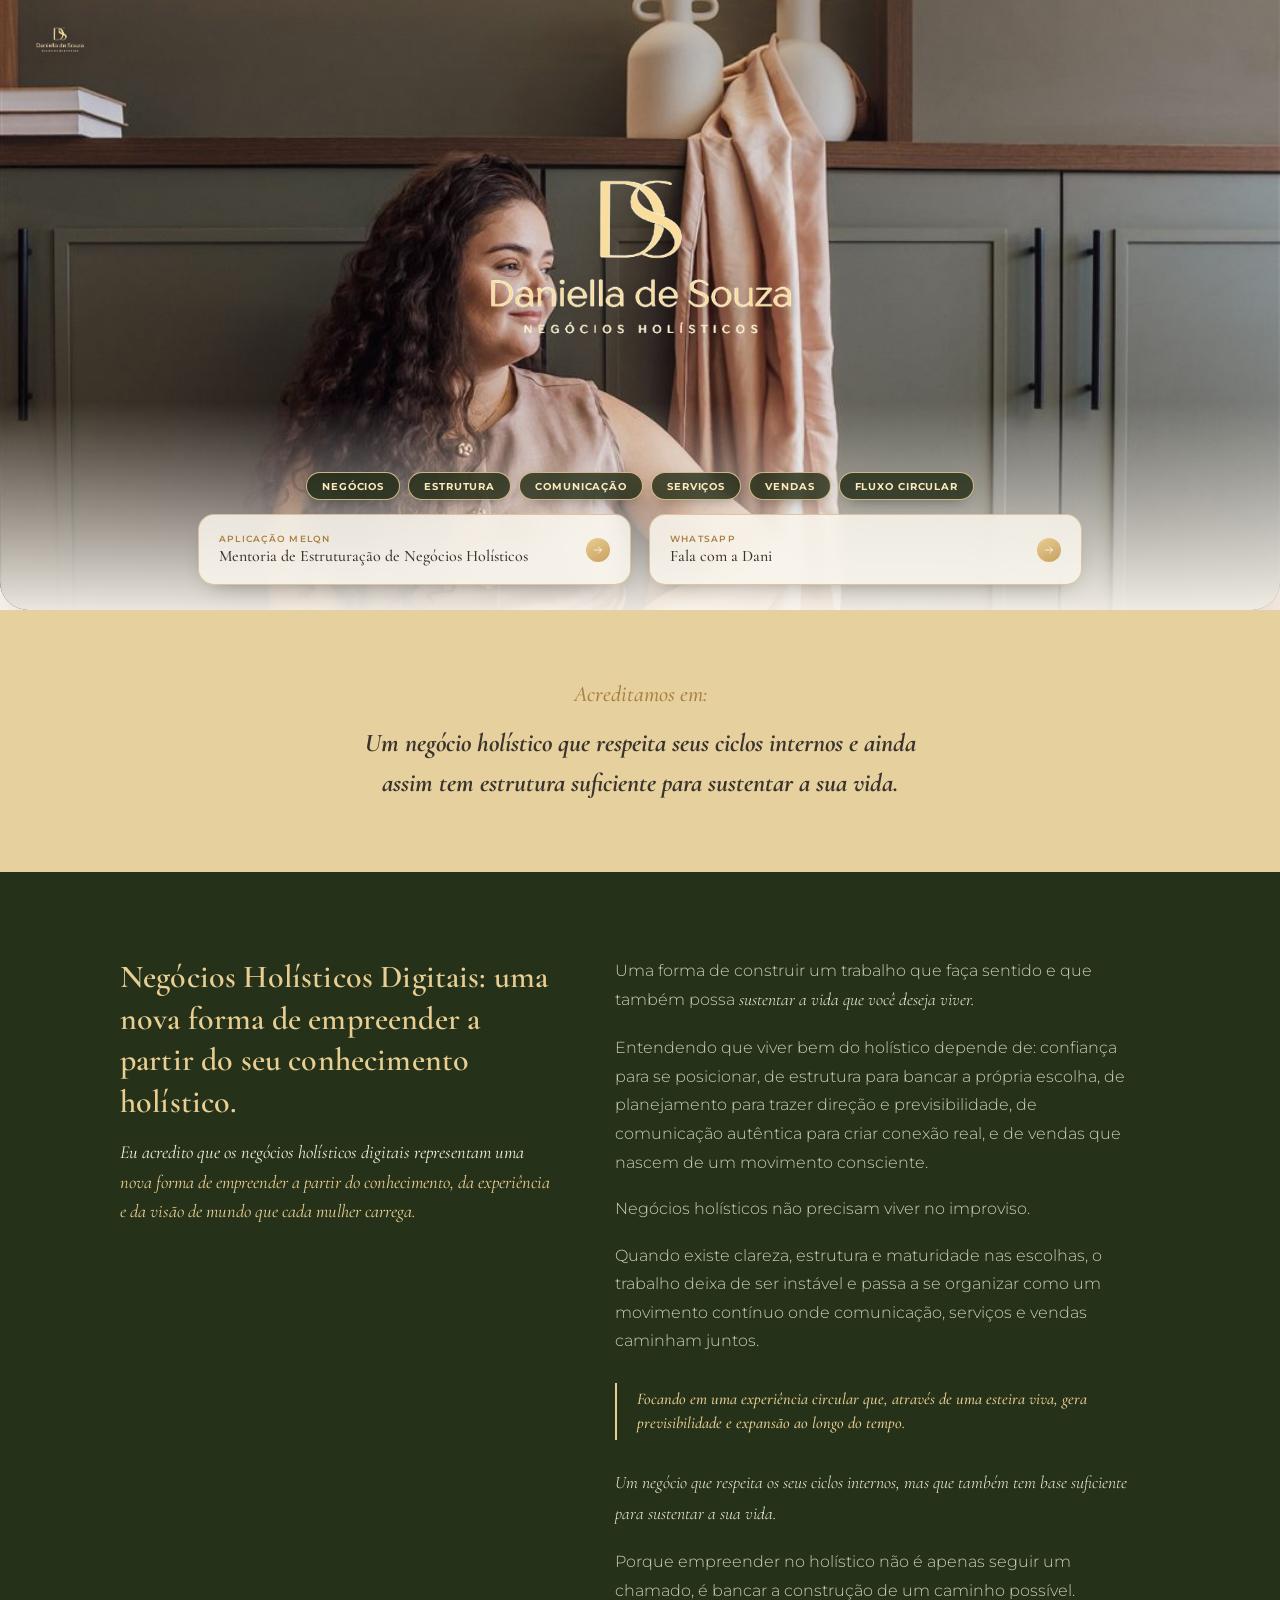
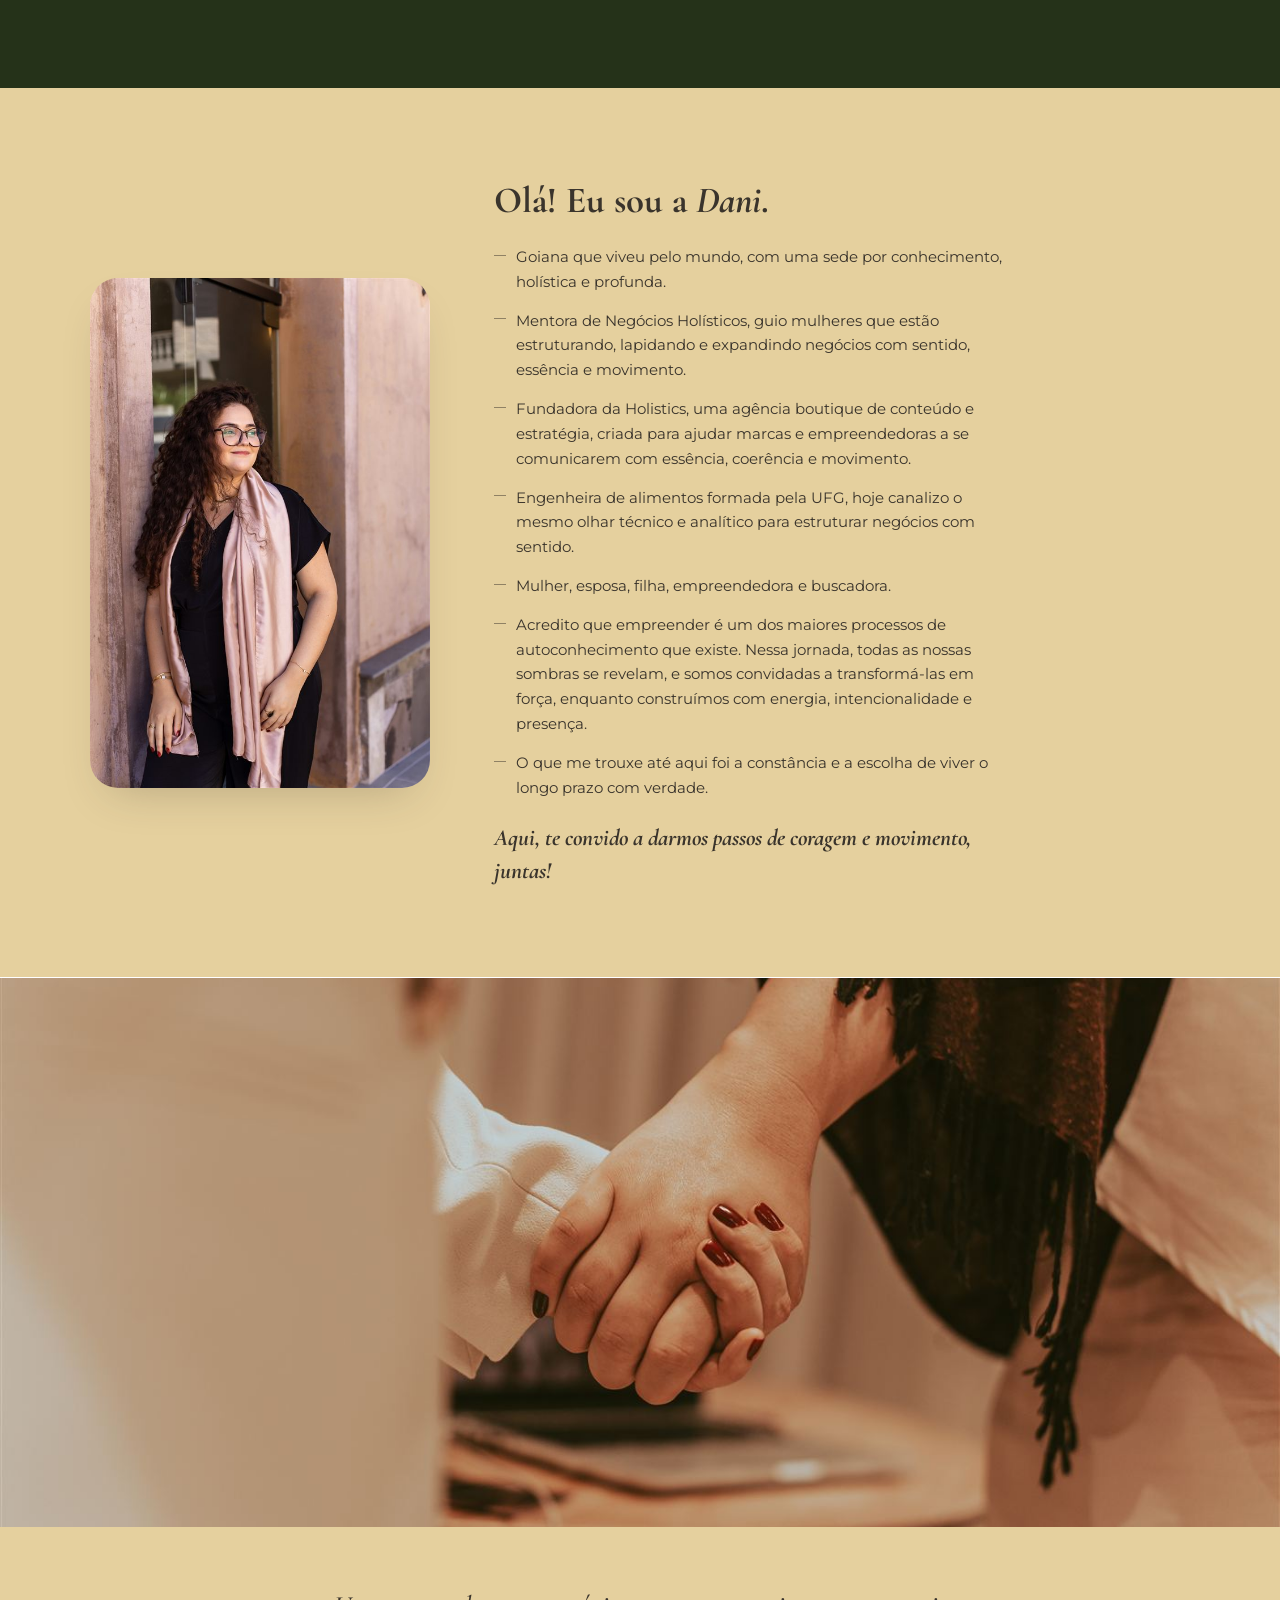
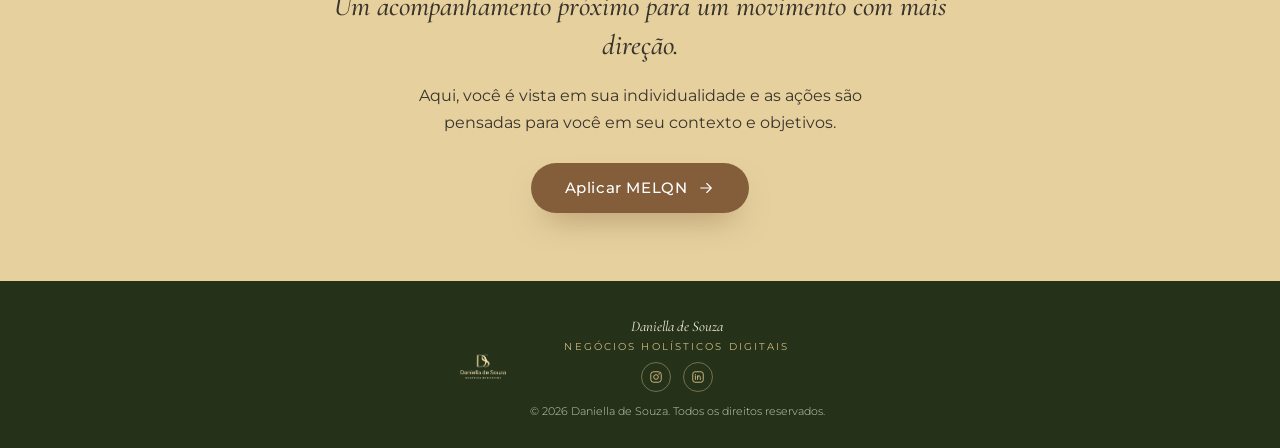
<file: index.html>
<!DOCTYPE html>
<html lang="pt-BR">
<head>
<meta charset="UTF-8">
<meta name="viewport" content="width=device-width, initial-scale=1, viewport-fit=cover">
<title>Daniella de Souza — Negócios Holísticos</title>
<meta name="description" content="Mentora de Negócios Holísticos. Um acompanhamento próximo para um movimento com mais direção.">

<meta property="og:title" content="Daniella de Souza — Negócios Holísticos">
<meta property="og:description" content="Um acompanhamento próximo para um movimento com mais direção.">
<meta property="og:image" content="assets/hero.jpg">
<meta property="og:type" content="profile">
<meta name="theme-color" content="#F5EFE4">

<link rel="icon" type="image/png" href="assets/logo.png">

<link rel="preconnect" href="https://fonts.googleapis.com">
<link rel="preconnect" href="https://fonts.gstatic.com" crossorigin>
<link href="https://fonts.googleapis.com/css2?family=Cormorant+Garamond:ital,wght@0,300;0,400;0,500;0,600;0,700;1,400;1,500;1,600;1,700&family=Montserrat:wght@300;400;500;600;700&display=swap" rel="stylesheet">

<link rel="stylesheet" href="css/style.css">
</head>
<body>

<div class="backdrop" aria-hidden="true"></div>

<img class="site-logo" src="assets/logo.png" alt="Daniella de Souza — Negócios Holísticos">

<main class="page">

  <!-- Bloco 1 — Capa -->
  <header class="hero reveal" data-reveal>
    <div class="hero__frame">
      <img class="hero__img" src="assets/hero.jpg" alt="Daniella de Souza" width="1067" height="1600">
      <div class="hero__overlay"></div>
      <img class="hero__logo" src="assets/logo.png" alt="Daniella de Souza — Negócios Holísticos">

      <div class="hero__overlay-content">
        <ul class="hero__keywords">
          <li>Negócios</li>
          <li>Estrutura</li>
          <li>Comunicação</li>
          <li>Serviços</li>
          <li>Vendas</li>
          <li>Fluxo circular</li>
        </ul>

        <nav class="links" aria-label="Links">
          <a class="link-card" href="https://form.respondi.app/4OefcduW" target="_blank" rel="noopener noreferrer">
            <span class="link-card__text">
              <span class="link-card__eyebrow">Aplicação MELQN</span>
              <span class="link-card__title">Mentoria de Estruturação de Negócios Holísticos</span>
            </span>
            <span class="link-card__arrow" aria-hidden="true">
              <svg viewBox="0 0 24 24" fill="none"><path d="M5 12h14M13 6l6 6-6 6" stroke="currentColor" stroke-width="1.5" stroke-linecap="round" stroke-linejoin="round"/></svg>
            </span>
          </a>

          <a class="link-card" href="https://wa.me/5562981904847" target="_blank" rel="noopener noreferrer">
            <span class="link-card__text">
              <span class="link-card__eyebrow">WhatsApp</span>
              <span class="link-card__title">Fala com a Dani</span>
            </span>
            <span class="link-card__arrow" aria-hidden="true">
              <svg viewBox="0 0 24 24" fill="none"><path d="M5 12h14M13 6l6 6-6 6" stroke="currentColor" stroke-width="1.5" stroke-linecap="round" stroke-linejoin="round"/></svg>
            </span>
          </a>
        </nav>
      </div>
    </div>
  </header>

  <!-- Bloco 2 — Identidade -->
  <section class="block-identity reveal" data-reveal>
    <h1 class="sr-only">Daniella de Souza — Negócios Holísticos</h1>
    <p class="block-identity__label">Acreditamos em:</p>
    <p class="block-identity__text">Um negócio holístico que respeita seus ciclos internos e ainda assim tem estrutura suficiente para sustentar a sua vida.</p>
  </section>

  <!-- Bloco 3 — Posicionamento -->
  <section class="position reveal" data-reveal>
    <div class="position__grid">
      <div class="position__col1">
        <h2 class="position__title">Negócios Holísticos Digitais: uma nova forma de empreender a partir do seu conhecimento holístico.</h2>
        <p class="position__lead">Eu acredito que os negócios holísticos digitais representam uma <em>nova forma de empreender a partir do conhecimento, da experiência e da visão de mundo que cada mulher carrega.</em></p>
      </div>

      <div class="position__body">
        <p>Uma forma de construir um trabalho que faça sentido e que também possa <em>sustentar a vida que você deseja viver.</em></p>

        <p>Entendendo que viver bem do holístico depende de: confiança para se posicionar, de estrutura para bancar a própria escolha, de planejamento para trazer direção e previsibilidade, de comunicação autêntica para criar conexão real, e de vendas que nascem de um movimento consciente.</p>

        <p>Negócios holísticos não precisam viver no improviso.</p>

        <p>Quando existe clareza, estrutura e maturidade nas escolhas, o trabalho deixa de ser instável e passa a se organizar como um movimento contínuo onde comunicação, serviços e vendas caminham juntos.</p>

        <blockquote class="position__highlight">Focando em uma experiência circular que, através de uma esteira viva, gera previsibilidade e expansão ao longo do tempo.</blockquote>

        <p><em>Um negócio que respeita os seus ciclos internos, mas que também tem base suficiente para sustentar a sua vida.</em></p>

        <p>Porque empreender no holístico não é apenas seguir um chamado, é bancar a construção de um caminho possível.</p>
      </div>
    </div>
  </section>

  <!-- Bloco 4 — Apresentação -->
  <section class="about reveal" data-reveal>
    <div class="about__inner">
      <div class="about__photo">
        <img src="assets/perfil.jpg" alt="Daniella de Souza" width="600" height="900" loading="lazy">
      </div>
      <div class="about__text">
        <h2 class="about__title">Olá! Eu sou a <em>Dani</em>.</h2>
        <ul class="about__list">
          <li>Goiana que viveu pelo mundo, com uma sede por conhecimento, holística e profunda.</li>
          <li>Mentora de Negócios Holísticos, guio mulheres que estão estruturando, lapidando e expandindo negócios com sentido, essência e movimento.</li>
          <li>Fundadora da Holistics, uma agência boutique de conteúdo e estratégia, criada para ajudar marcas e empreendedoras a se comunicarem com essência, coerência e movimento.</li>
          <li>Engenheira de alimentos formada pela UFG, hoje canalizo o mesmo olhar técnico e analítico para estruturar negócios com sentido.</li>
          <li>Mulher, esposa, filha, empreendedora e buscadora.</li>
          <li>Acredito que empreender é um dos maiores processos de autoconhecimento que existe. Nessa jornada, todas as nossas sombras se revelam, e somos convidadas a transformá-las em força, enquanto construímos com energia, intencionalidade e presença.</li>
          <li>O que me trouxe até aqui foi a constância e a escolha de viver o longo prazo com verdade.</li>
        </ul>
        <p class="about__closing">Aqui, te convido a darmos passos de coragem e movimento, juntas!</p>
      </div>
    </div>
  </section>

  <!-- Bloco 5 — CTA final -->
  <section class="final-cta reveal" data-reveal aria-label="Chamada final para ação">
    <div class="final-cta__photo">
      <img src="assets/final.jpg" alt="Um acompanhamento próximo, mãos dadas" width="1400" height="933" loading="lazy">
    </div>
    <div class="final-cta__content">
      <p class="final-cta__quote">Um acompanhamento próximo para um movimento com mais direção.</p>
      <p class="final-cta__text">Aqui, você é vista em sua individualidade e as ações são pensadas para você em seu contexto e objetivos.</p>
      <a class="cta-button" href="https://form.respondi.app/4OefcduW" target="_blank" rel="noopener noreferrer">
        <span>Aplicar MELQN</span>
        <svg viewBox="0 0 24 24" fill="none" aria-hidden="true"><path d="M5 12h14M13 6l6 6-6 6" stroke="currentColor" stroke-width="1.5" stroke-linecap="round" stroke-linejoin="round"/></svg>
      </a>
    </div>
  </section>

  <!-- Rodapé -->
  <footer class="footer reveal" data-reveal>
    <img class="footer__logo" src="assets/logo.png" alt="Daniella de Souza — Negócios Holísticos">

    <div class="footer__content">
      <p class="footer__brand">Daniella de Souza</p>
      <p class="footer__sub">Negócios Holísticos Digitais</p>

      <div class="footer__social">
        <a href="https://www.instagram.com/danielladesouzat/" target="_blank" rel="noopener noreferrer" aria-label="Instagram de Daniella de Souza">
          <svg viewBox="0 0 24 24" fill="none"><rect x="3" y="3" width="18" height="18" rx="5" stroke="currentColor" stroke-width="1.4"/><circle cx="12" cy="12" r="4" stroke="currentColor" stroke-width="1.4"/><circle cx="17.2" cy="6.8" r="1.1" fill="currentColor"/></svg>
        </a>
        <a href="https://www.linkedin.com/in/daniella-de-souzaa/" target="_blank" rel="noopener noreferrer" aria-label="LinkedIn de Daniella de Souza">
          <svg viewBox="0 0 24 24" fill="none"><rect x="3" y="3" width="18" height="18" rx="4" stroke="currentColor" stroke-width="1.4"/><path d="M7.5 10v6.2M7.5 7.6v.01M11.3 16.2V10M11.3 12.6c0-1.5 1-2.6 2.4-2.6 1.5 0 2.3 1 2.3 2.7v3.5" stroke="currentColor" stroke-width="1.4" stroke-linecap="round" stroke-linejoin="round"/></svg>
        </a>
      </div>

      <p class="footer__rights">© 2026 Daniella de Souza. Todos os direitos reservados.</p>
    </div>
  </footer>

</main>

<script src="js/script.js"></script>
</body>
</html>
</file>
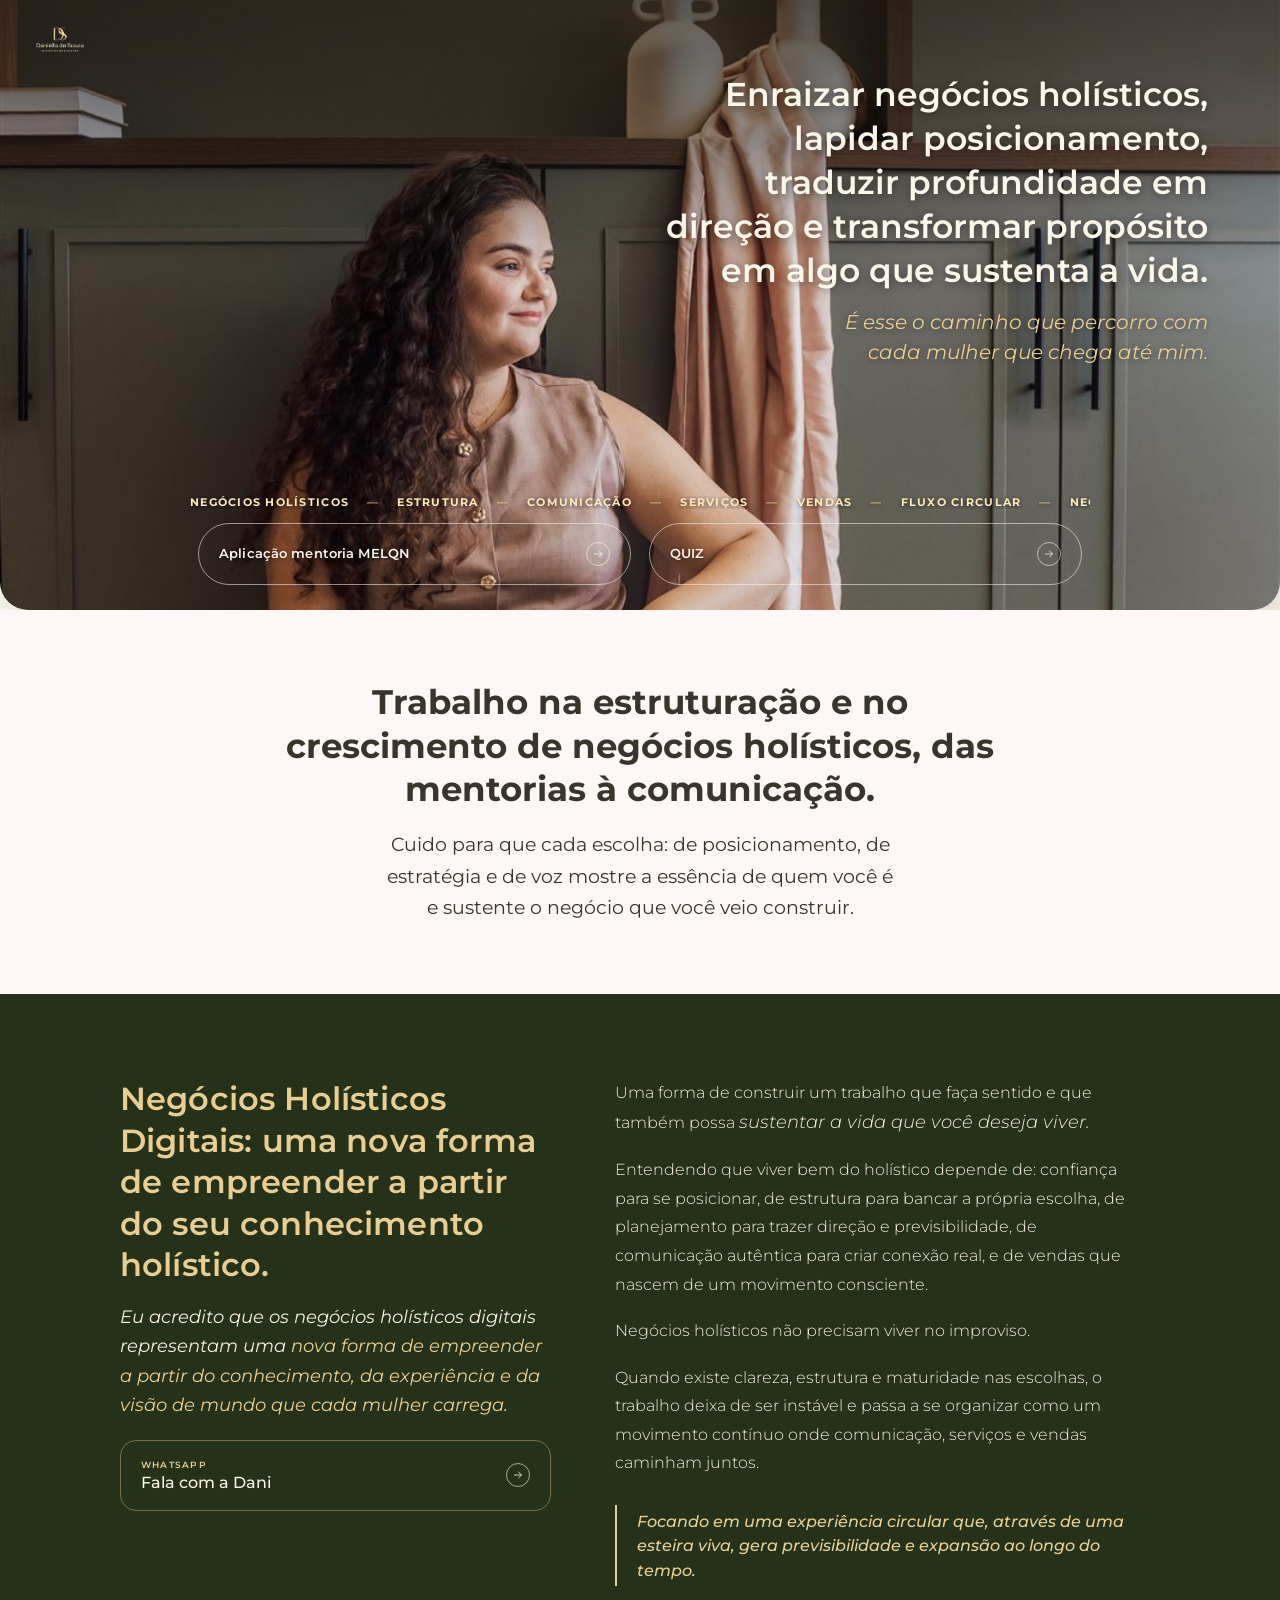
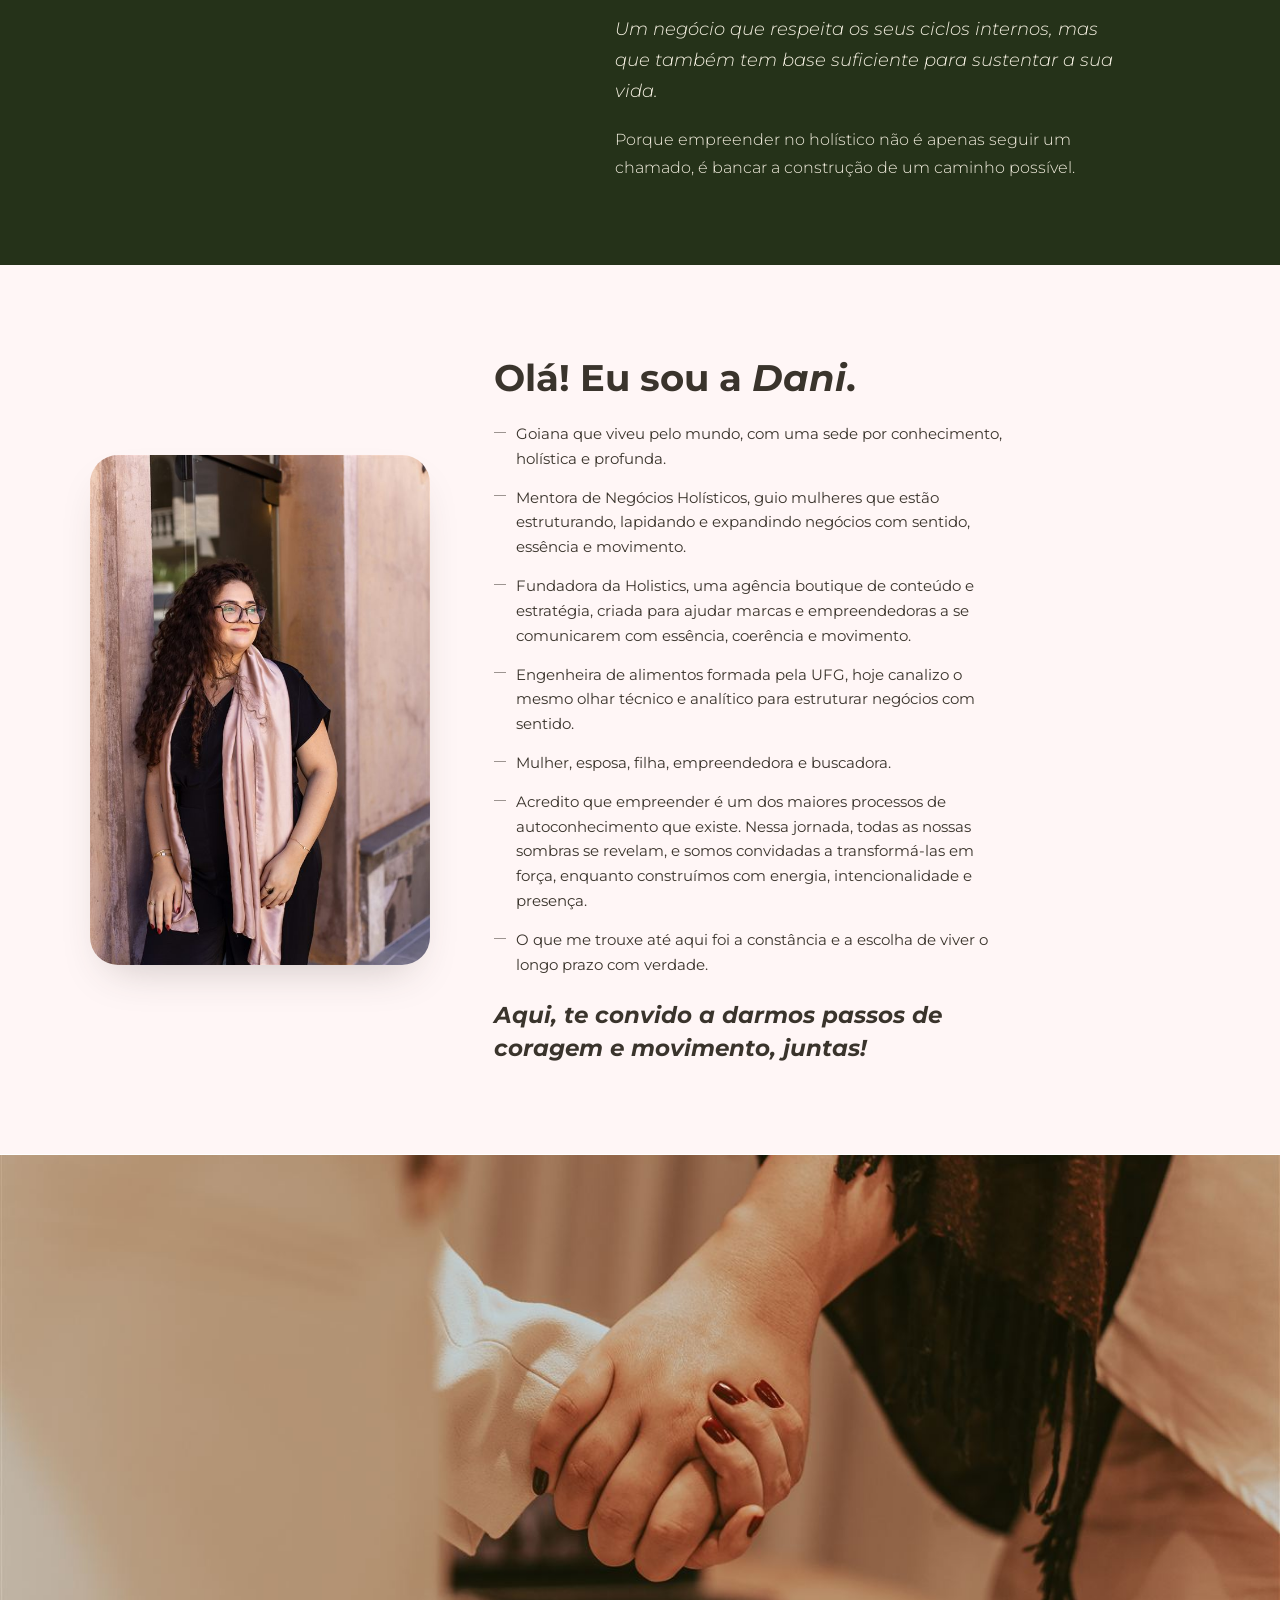
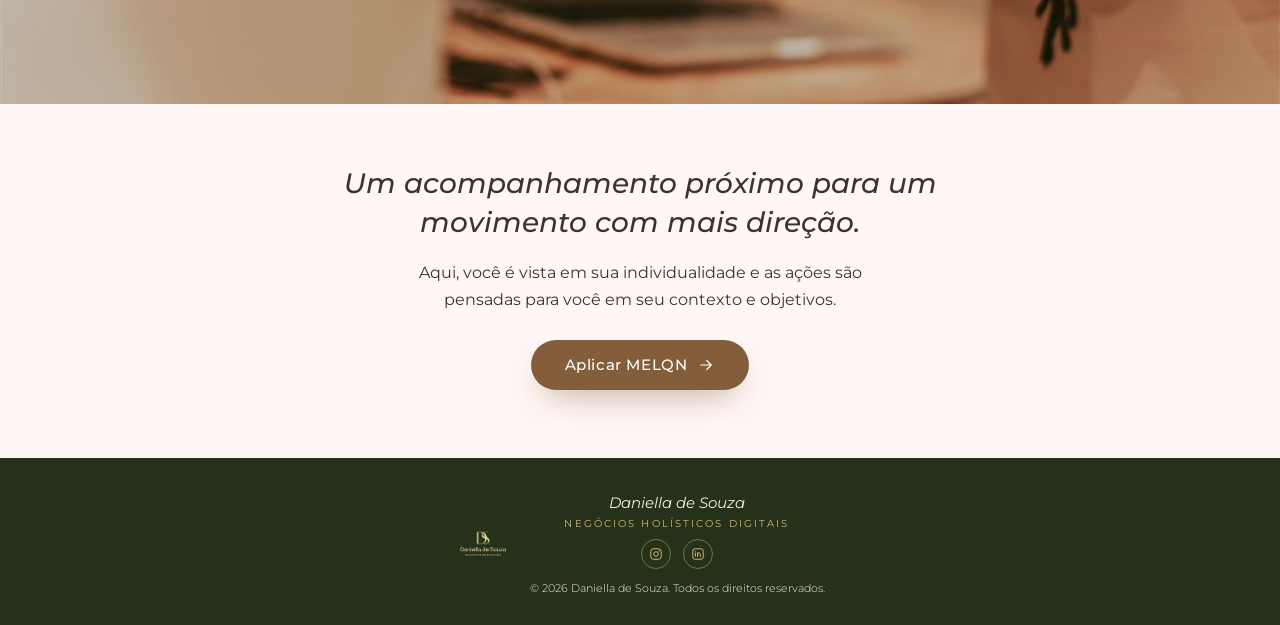
<file: home/index.html>
<!DOCTYPE html>
<html lang="pt-BR">
<head>
<meta charset="UTF-8">
<meta name="viewport" content="width=device-width, initial-scale=1, viewport-fit=cover">
<title>Daniella de Souza — Negócios Holísticos</title>
<meta name="description" content="Mentora de Negócios Holísticos. Um acompanhamento próximo para um movimento com mais direção.">

<meta property="og:title" content="Daniella de Souza — Negócios Holísticos">
<meta property="og:description" content="Um acompanhamento próximo para um movimento com mais direção.">
<meta property="og:image" content="https://www.negociosholisticos.com.br/home/assets/hero.jpg">
<meta property="og:type" content="profile">
<meta name="theme-color" content="#F5EFE4">

<link rel="icon" type="image/png" href="/home/assets/logo.png">

<link rel="preconnect" href="https://fonts.googleapis.com">
<link rel="preconnect" href="https://fonts.gstatic.com" crossorigin>
<link href="https://fonts.googleapis.com/css2?family=Montserrat:ital,wght@0,300;0,400;0,500;0,600;0,700;1,300;1,400;1,500;1,600;1,700&display=swap" rel="stylesheet">

<link rel="stylesheet" href="/home/css/style.css">
</head>
<body>

<div class="backdrop" aria-hidden="true"></div>

<img class="site-logo" src="/home/assets/logo.png" alt="Daniella de Souza — Negócios Holísticos">

<main class="page">

  <!-- Bloco 1 — Capa -->
  <header class="hero reveal" data-reveal>
    <div class="hero__frame">
      <img class="hero__img" src="/home/assets/hero.jpg" alt="Daniella de Souza" width="1067" height="1600">
      <div class="hero__overlay"></div>

      <div class="hero__headline">
        <h1 class="hero__title">Enraizar negócios holísticos, lapidar posicionamento, traduzir profundidade em direção e transformar propósito em algo que sustenta a vida.</h1>
        <p class="hero__subtitle">É esse o caminho que percorro com cada mulher que chega até mim.</p>
      </div>

      <div class="hero__overlay-content">
        <div class="hero__marquee" aria-hidden="true">
          <ul class="hero__marquee-track">
            <li>Negócios Holísticos</li>
            <li>Estrutura</li>
            <li>Comunicação</li>
            <li>Serviços</li>
            <li>Vendas</li>
            <li>Fluxo circular</li>
            <li>Negócios Holísticos</li>
            <li>Estrutura</li>
            <li>Comunicação</li>
            <li>Serviços</li>
            <li>Vendas</li>
            <li>Fluxo circular</li>
          </ul>
        </div>

        <nav class="links" aria-label="Links">
          <a class="link-card link-card--clean" href="https://form.respondi.app/4OefcduW" target="_blank" rel="noopener noreferrer">
            <span class="link-card__title">Aplicação mentoria MELQN</span>
            <span class="link-card__arrow" aria-hidden="true">
              <svg viewBox="0 0 24 24" fill="none"><path d="M5 12h14M13 6l6 6-6 6" stroke="currentColor" stroke-width="1.5" stroke-linecap="round" stroke-linejoin="round"/></svg>
            </span>
          </a>

          <a class="link-card link-card--clean" href="https://www.negociosholisticos.com.br/quizz" target="_blank" rel="noopener noreferrer">
            <span class="link-card__title">QUIZ</span>
            <span class="link-card__arrow" aria-hidden="true">
              <svg viewBox="0 0 24 24" fill="none"><path d="M5 12h14M13 6l6 6-6 6" stroke="currentColor" stroke-width="1.5" stroke-linecap="round" stroke-linejoin="round"/></svg>
            </span>
          </a>
        </nav>
      </div>
    </div>
  </header>

  <!-- Bloco 2 — Identidade -->
  <section class="block-identity reveal" data-reveal>
    <p class="sr-only">Daniella de Souza — Negócios Holísticos</p>
    <h2 class="block-identity__title">Trabalho na estruturação e no crescimento de negócios holísticos, das mentorias à comunicação.</h2>
    <p class="block-identity__text">Cuido para que cada escolha: de posicionamento, de estratégia e de voz mostre a essência de quem você é e sustente o negócio que você veio construir.</p>
  </section>

  <!-- Bloco 3 — Posicionamento -->
  <section class="position reveal" data-reveal>
    <div class="position__grid">
      <div class="position__col1">
        <h2 class="position__title">Negócios Holísticos Digitais: uma nova forma de empreender a partir do seu conhecimento holístico.</h2>
        <p class="position__lead">Eu acredito que os negócios holísticos digitais representam uma <em>nova forma de empreender a partir do conhecimento, da experiência e da visão de mundo que cada mulher carrega.</em></p>

        <a class="link-card link-card--on-dark" href="https://wa.me/5562981904847" target="_blank" rel="noopener noreferrer">
          <span class="link-card__text">
            <span class="link-card__eyebrow">WhatsApp</span>
            <span class="link-card__title">Fala com a Dani</span>
          </span>
          <span class="link-card__arrow" aria-hidden="true">
            <svg viewBox="0 0 24 24" fill="none"><path d="M5 12h14M13 6l6 6-6 6" stroke="currentColor" stroke-width="1.5" stroke-linecap="round" stroke-linejoin="round"/></svg>
          </span>
        </a>
      </div>

      <div class="position__body">
        <p>Uma forma de construir um trabalho que faça sentido e que também possa <em>sustentar a vida que você deseja viver.</em></p>

        <p>Entendendo que viver bem do holístico depende de: confiança para se posicionar, de estrutura para bancar a própria escolha, de planejamento para trazer direção e previsibilidade, de comunicação autêntica para criar conexão real, e de vendas que nascem de um movimento consciente.</p>

        <p>Negócios holísticos não precisam viver no improviso.</p>

        <p>Quando existe clareza, estrutura e maturidade nas escolhas, o trabalho deixa de ser instável e passa a se organizar como um movimento contínuo onde comunicação, serviços e vendas caminham juntos.</p>

        <blockquote class="position__highlight">Focando em uma experiência circular que, através de uma esteira viva, gera previsibilidade e expansão ao longo do tempo.</blockquote>

        <p><em>Um negócio que respeita os seus ciclos internos, mas que também tem base suficiente para sustentar a sua vida.</em></p>

        <p>Porque empreender no holístico não é apenas seguir um chamado, é bancar a construção de um caminho possível.</p>
      </div>
    </div>
  </section>

  <!-- Bloco 4 — Apresentação -->
  <section class="about reveal" data-reveal>
    <div class="about__inner">
      <div class="about__photo">
        <img src="/home/assets/perfil.jpg" alt="Daniella de Souza" width="600" height="900" loading="lazy">
      </div>
      <div class="about__text">
        <h2 class="about__title">Olá! Eu sou a <em>Dani</em>.</h2>
        <ul class="about__list">
          <li>Goiana que viveu pelo mundo, com uma sede por conhecimento, holística e profunda.</li>
          <li>Mentora de Negócios Holísticos, guio mulheres que estão estruturando, lapidando e expandindo negócios com sentido, essência e movimento.</li>
          <li>Fundadora da Holistics, uma agência boutique de conteúdo e estratégia, criada para ajudar marcas e empreendedoras a se comunicarem com essência, coerência e movimento.</li>
          <li>Engenheira de alimentos formada pela UFG, hoje canalizo o mesmo olhar técnico e analítico para estruturar negócios com sentido.</li>
          <li>Mulher, esposa, filha, empreendedora e buscadora.</li>
          <li>Acredito que empreender é um dos maiores processos de autoconhecimento que existe. Nessa jornada, todas as nossas sombras se revelam, e somos convidadas a transformá-las em força, enquanto construímos com energia, intencionalidade e presença.</li>
          <li>O que me trouxe até aqui foi a constância e a escolha de viver o longo prazo com verdade.</li>
        </ul>
        <p class="about__closing">Aqui, te convido a darmos passos de coragem e movimento, juntas!</p>
      </div>
    </div>
  </section>

  <!-- Bloco 5 — CTA final -->
  <section class="final-cta reveal" data-reveal aria-label="Chamada final para ação">
    <div class="final-cta__photo">
      <img src="/home/assets/final.jpg" alt="Um acompanhamento próximo, mãos dadas" width="1400" height="933" loading="lazy">
    </div>
    <div class="final-cta__content">
      <p class="final-cta__quote">Um acompanhamento próximo para um movimento com mais direção.</p>
      <p class="final-cta__text">Aqui, você é vista em sua individualidade e as ações são pensadas para você em seu contexto e objetivos.</p>
      <a class="cta-button" href="https://form.respondi.app/4OefcduW" target="_blank" rel="noopener noreferrer">
        <span>Aplicar MELQN</span>
        <svg viewBox="0 0 24 24" fill="none" aria-hidden="true"><path d="M5 12h14M13 6l6 6-6 6" stroke="currentColor" stroke-width="1.5" stroke-linecap="round" stroke-linejoin="round"/></svg>
      </a>
    </div>
  </section>

  <!-- Rodapé -->
  <footer class="footer reveal" data-reveal>
    <img class="footer__logo" src="/home/assets/logo.png" alt="Daniella de Souza — Negócios Holísticos">

    <div class="footer__content">
      <p class="footer__brand">Daniella de Souza</p>
      <p class="footer__sub">Negócios Holísticos Digitais</p>

      <div class="footer__social">
        <a href="https://www.instagram.com/danielladesouzat/" target="_blank" rel="noopener noreferrer" aria-label="Instagram de Daniella de Souza">
          <svg viewBox="0 0 24 24" fill="none"><rect x="3" y="3" width="18" height="18" rx="5" stroke="currentColor" stroke-width="1.4"/><circle cx="12" cy="12" r="4" stroke="currentColor" stroke-width="1.4"/><circle cx="17.2" cy="6.8" r="1.1" fill="currentColor"/></svg>
        </a>
        <a href="https://www.linkedin.com/in/daniella-de-souzaa/" target="_blank" rel="noopener noreferrer" aria-label="LinkedIn de Daniella de Souza">
          <svg viewBox="0 0 24 24" fill="none"><rect x="3" y="3" width="18" height="18" rx="4" stroke="currentColor" stroke-width="1.4"/><path d="M7.5 10v6.2M7.5 7.6v.01M11.3 16.2V10M11.3 12.6c0-1.5 1-2.6 2.4-2.6 1.5 0 2.3 1 2.3 2.7v3.5" stroke="currentColor" stroke-width="1.4" stroke-linecap="round" stroke-linejoin="round"/></svg>
        </a>
      </div>

      <p class="footer__rights">© 2026 Daniella de Souza. Todos os direitos reservados.</p>
    </div>
  </footer>

</main>

<script src="/home/js/script.js"></script>
</body>
</html>
</file>
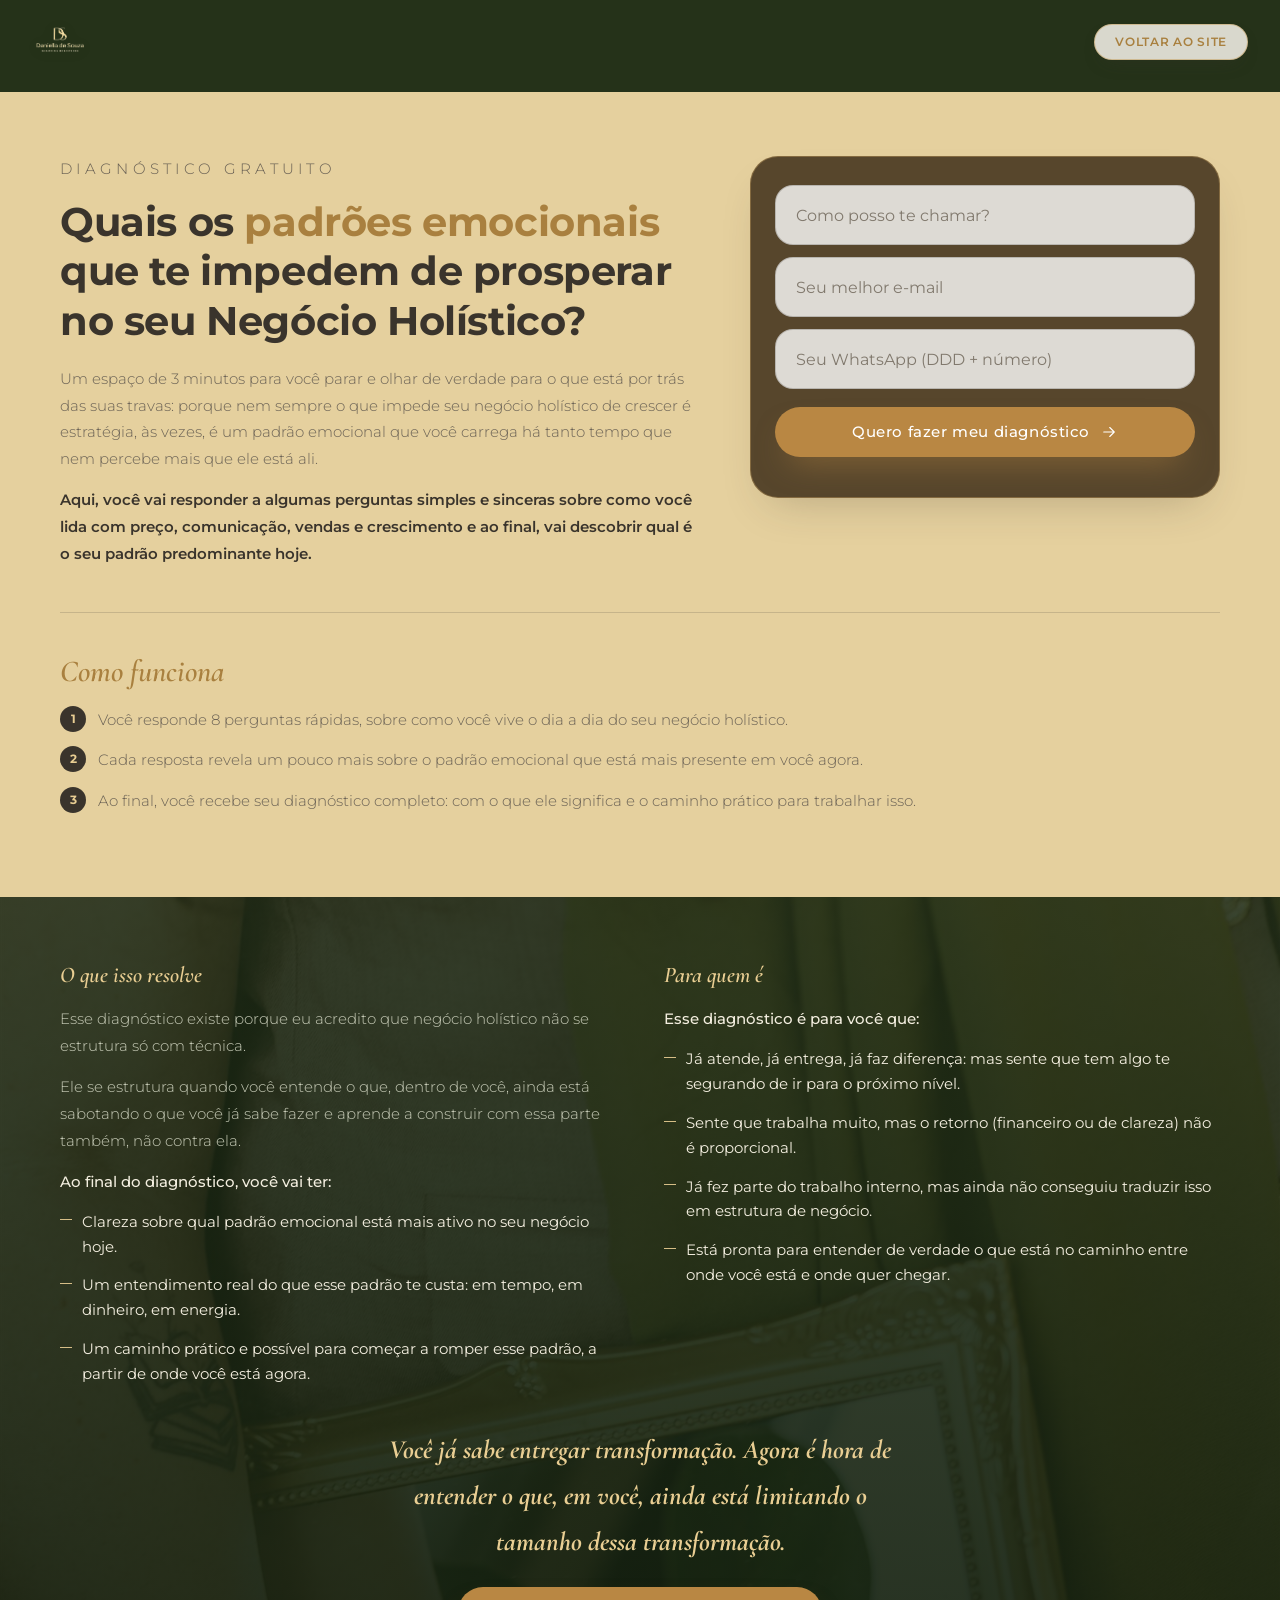
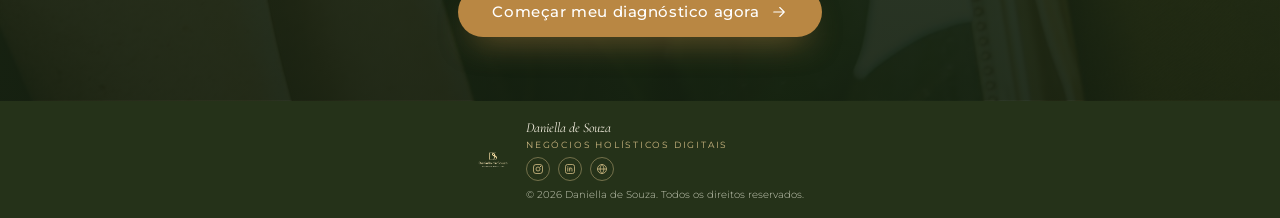
<file: quizz/index.html>
<!DOCTYPE html>
<html lang="pt-BR">
<head>
<meta charset="UTF-8">
<meta name="viewport" content="width=device-width, initial-scale=1, viewport-fit=cover">
<!-- Fixa a base de resolução de caminhos relativos em /quizz/, independente da barra final na URL. Só existe nesta cópia publicada (a cópia de desenvolvimento roda na raiz do servidor local). -->
<base href="/quizz/">
<title>Diagnóstico: Padrões Emocionais que Travam seu Negócio Holístico — Daniella de Souza</title>
<meta name="description" content="Descubra em 3 minutos qual padrão emocional está te impedindo de prosperar no seu Negócio Holístico.">

<meta property="og:title" content="Quais os padrões emocionais que te impedem de prosperar no seu Negócio Holístico?">
<meta property="og:description" content="Um diagnóstico rápido e gratuito para mulheres que empreendem no holístico.">
<meta property="og:image" content="assets/logo.png">
<meta property="og:type" content="website">
<meta name="theme-color" content="#FAF6EE">

<link rel="icon" type="image/png" href="assets/logo.png">

<link rel="preconnect" href="https://fonts.googleapis.com">
<link rel="preconnect" href="https://fonts.gstatic.com" crossorigin>
<link href="https://fonts.googleapis.com/css2?family=Cormorant+Garamond:ital,wght@0,300;0,400;0,500;0,600;0,700;1,400;1,500;1,600;1,700&family=Montserrat:wght@300;400;500;600;700&display=swap" rel="stylesheet">

<link rel="stylesheet" href="css/style.css">
</head>
<body>

<div class="backdrop" aria-hidden="true"></div>
<img class="site-logo" src="assets/logo.png" alt="Daniella de Souza — Negócios Holísticos">
<a class="back-to-site" href="https://www.negociosholisticos.com.br/" target="_blank" rel="noopener noreferrer">Voltar ao site</a>

<!-- Tela 1 — Página de captura (landing, antes do quiz). Fica fora de .page de propósito, para que os blocos coloridos cubram a tela inteira sem limite de largura. -->
<section class="screen screen--landing" id="screen-landing" data-screen>

  <!-- Bloco 1 — Hero + Formulário + Como funciona (fundo dourado único) -->
  <section class="landing__section landing__section--gold">

    <div class="landing__hero-grid">

      <div class="landing__col landing__col--text">
        <p class="eyebrow eyebrow--left">Diagnóstico gratuito</p>
        <h1 class="landing__title">Quais os <span class="landing__title-hl">padrões emocionais</span> que te impedem de prosperar no seu Negócio Holístico?</h1>
        <p class="landing__body-text">Um espaço de 3 minutos para você parar e olhar de verdade para o que está por trás das suas travas: porque nem sempre o que impede seu negócio holístico de crescer é estratégia, às vezes, é um padrão emocional que você carrega há tanto tempo que nem percebe mais que ele está ali.</p>
        <p class="landing__body-text landing__body-text--highlight">Aqui, você vai responder a algumas perguntas simples e sinceras sobre como você lida com preço, comunicação, vendas e crescimento e ao final, vai descobrir qual é o seu padrão predominante hoje.</p>
      </div>

      <div class="landing__col landing__col--form" id="heroForm">
        <form class="lead__form" id="leadForm">
          <input type="text" name="name" placeholder="Como posso te chamar?" autocomplete="name" required>
          <input type="email" name="email" placeholder="Seu melhor e-mail" autocomplete="email" required>
          <input type="tel" name="phone" placeholder="Seu WhatsApp (DDD + número)" autocomplete="tel" required>

          <!-- Web3Forms -->
          <input type="hidden" name="access_key" value="4db4f0ec-3ddb-4381-99e5-87080de88580">
          <input type="hidden" name="subject" value="Novo lead — Quiz Padrões Emocionais">
          <input type="hidden" name="from_name" value="Quiz Diagnóstico — Negócios Holísticos">
          <input type="checkbox" name="botcheck" class="lead__botcheck" tabindex="-1" autocomplete="off">

          <button type="submit" class="cta-button lead__submit" id="leadSubmit">
            <span>Quero fazer meu diagnóstico</span>
            <svg viewBox="0 0 24 24" fill="none" aria-hidden="true"><path d="M5 12h14M13 6l6 6-6 6" stroke="currentColor" stroke-width="1.5" stroke-linecap="round" stroke-linejoin="round"/></svg>
          </button>
        </form>

        <p class="lead__feedback lead__feedback--error" id="leadError" hidden>Ops, algo deu errado no envio. Tente novamente.</p>
      </div>

    </div>

    <div class="landing__how">
      <h2 class="landing__h2 landing__h2--lg">Como funciona</h2>
      <ol class="landing__steps">
        <li>Você responde 8 perguntas rápidas, sobre como você vive o dia a dia do seu negócio holístico.</li>
        <li>Cada resposta revela um pouco mais sobre o padrão emocional que está mais presente em você agora.</li>
        <li>Ao final, você recebe seu diagnóstico completo: com o que ele significa e o caminho prático para trabalhar isso.</li>
      </ol>
    </div>

  </section>

  <!-- Bloco 2 — O que resolve + Para quem é (imagem de fundo com sombra verde) -->
  <section class="landing__section landing__section--photo">

    <div class="landing__section-grid">
      <div class="landing__col">
        <h2 class="landing__h2 landing__h2--dark">O que isso resolve</h2>
        <p>Esse diagnóstico existe porque eu acredito que negócio holístico não se estrutura só com técnica.</p>
        <p>Ele se estrutura quando você entende o que, dentro de você, ainda está sabotando o que você já sabe fazer e aprende a construir com essa parte também, não contra ela.</p>
        <p class="landing__lead-text landing__lead-text--dark">Ao final do diagnóstico, você vai ter:</p>
        <ul class="landing__list landing__list--dark">
          <li>Clareza sobre qual padrão emocional está mais ativo no seu negócio hoje.</li>
          <li>Um entendimento real do que esse padrão te custa: em tempo, em dinheiro, em energia.</li>
          <li>Um caminho prático e possível para começar a romper esse padrão, a partir de onde você está agora.</li>
        </ul>
      </div>

      <div class="landing__col">
        <h2 class="landing__h2 landing__h2--dark">Para quem é</h2>
        <p class="landing__lead-text landing__lead-text--dark">Esse diagnóstico é para você que:</p>
        <ul class="landing__list landing__list--dark">
          <li>Já atende, já entrega, já faz diferença: mas sente que tem algo te segurando de ir para o próximo nível.</li>
          <li>Sente que trabalha muito, mas o retorno (financeiro ou de clareza) não é proporcional.</li>
          <li>Já fez parte do trabalho interno, mas ainda não conseguiu traduzir isso em estrutura de negócio.</li>
          <li>Está pronta para entender de verdade o que está no caminho entre onde você está e onde quer chegar.</li>
        </ul>
      </div>
    </div>

    <div class="landing__section--final">
      <p class="landing__final-text landing__final-text--dark landing__final-text--lg">Você já sabe entregar transformação. Agora é hora de entender o que, em você, ainda está limitando o tamanho dessa transformação.</p>
      <button type="button" class="cta-button" id="scrollToFormBtn">
        <span>Começar meu diagnóstico agora</span>
        <svg viewBox="0 0 24 24" fill="none" aria-hidden="true"><path d="M5 12h14M13 6l6 6-6 6" stroke="currentColor" stroke-width="1.5" stroke-linecap="round" stroke-linejoin="round"/></svg>
      </button>
    </div>

  </section>

</section>

<!-- Tela 2 — Quiz. Fica fora de .page, como a landing, para o fundo dourado cobrir a tela inteira sem espaço vago nas laterais. -->
<section class="screen screen--quiz" id="screen-quiz" data-screen hidden>
  <div class="quiz__inner">
    <div class="quiz__progress" aria-hidden="true"><div class="quiz__progress-bar" id="progressBar"></div></div>
    <p class="quiz__counter" id="questionCounter">Pergunta 1 de 8</p>
    <h2 class="quiz__question" id="questionText"></h2>

    <div class="quiz__options" id="optionsContainer" role="radiogroup"></div>

    <button type="button" class="quiz__back" id="backBtn" hidden>← Voltar</button>
  </div>
</section>

<!-- Tela 3 — Resultado. Fica fora de .page também, para o fundo dourado cobrir a tela inteira sem espaço vago nas laterais. -->
<section class="screen screen--result" id="screen-result" data-screen hidden>
  <div class="result__inner">
    <p class="eyebrow">Seu padrão predominante é</p>
    <h1 class="result__title" id="resultTitle"></h1>

    <div class="result__diagnosis" id="resultDiagnosis"></div>

    <div class="result__cta">
      <p class="result__cta-text" id="resultCtaText"></p>
      <a class="cta-button" id="resultCtaButton" target="_blank" rel="noopener noreferrer">
        <span id="resultCtaLabel"></span>
        <svg viewBox="0 0 24 24" fill="none" aria-hidden="true"><path d="M5 12h14M13 6l6 6-6 6" stroke="currentColor" stroke-width="1.5" stroke-linecap="round" stroke-linejoin="round"/></svg>
      </a>
    </div>

    <button type="button" class="result__restart" id="restartBtn">Refazer diagnóstico</button>
  </div>
</section>

<!-- Rodapé — único no fim do body, aparece sempre depois da tela ativa (as outras ficam com altura zero quando ocultas) -->
<footer class="landing__footer">
  <img class="landing__footer-logo" src="assets/logo.png" alt="Daniella de Souza — Negócios Holísticos">

  <div class="landing__footer-content">
    <p class="landing__footer-brand">Daniella de Souza</p>
    <p class="landing__footer-sub">Negócios Holísticos Digitais</p>

    <div class="landing__footer-social">
      <a href="https://www.instagram.com/danielladesouzat/" target="_blank" rel="noopener noreferrer" aria-label="Instagram de Daniella de Souza">
        <svg viewBox="0 0 24 24" fill="none"><rect x="3" y="3" width="18" height="18" rx="5" stroke="currentColor" stroke-width="1.4"/><circle cx="12" cy="12" r="4" stroke="currentColor" stroke-width="1.4"/><circle cx="17.2" cy="6.8" r="1.1" fill="currentColor"/></svg>
      </a>
      <a href="https://www.linkedin.com/in/daniella-de-souzaa/" target="_blank" rel="noopener noreferrer" aria-label="LinkedIn de Daniella de Souza">
        <svg viewBox="0 0 24 24" fill="none"><rect x="3" y="3" width="18" height="18" rx="4" stroke="currentColor" stroke-width="1.4"/><path d="M7.5 10v6.2M7.5 7.6v.01M11.3 16.2V10M11.3 12.6c0-1.5 1-2.6 2.4-2.6 1.5 0 2.3 1 2.3 2.7v3.5" stroke="currentColor" stroke-width="1.4" stroke-linecap="round" stroke-linejoin="round"/></svg>
      </a>
      <a href="https://www.negociosholisticos.com.br/" target="_blank" rel="noopener noreferrer" aria-label="Site Negócios Holísticos">
        <svg viewBox="0 0 24 24" fill="none"><circle cx="12" cy="12" r="9" stroke="currentColor" stroke-width="1.4"/><path d="M3 12h18M12 3c2.5 2.6 3.8 5.8 3.8 9s-1.3 6.4-3.8 9c-2.5-2.6-3.8-5.8-3.8-9s1.3-6.4 3.8-9Z" stroke="currentColor" stroke-width="1.4"/></svg>
      </a>
    </div>

    <p class="landing__footer-rights">© 2026 Daniella de Souza. Todos os direitos reservados.</p>
  </div>
</footer>

<script src="js/script.js"></script>
</body>
</html>
</file>
<file: css/style.css>
/* ---------------------------------------------------
   Daniella de Souza — Link da Bio
   Estilo: minimalista / editorial / light / gradiente
--------------------------------------------------- */

:root{
  --cream:        #FAF6EE;
  --blush:        #F2E3DA;
  --sage:         #E9EAD9;
  --ink:          #3A342C;
  --ink-soft:     #6B6255;
  --gold:         #C7A05F;
  --gold-light:   #E9CE93;
  --gold-deep:    #A9803F;
  --rose:         #C98F6D;
  --white:        #FFFFFF;

  --block-gold:   #E5D09E;
  --block-dark:   #253219;
  --dark-text:    #F3EEDF;
  --dark-text-soft: #C9CDB9;

  /* "The Seasons" é uma fonte paga (não incluída no projeto).
     Assim que os arquivos licenciados forem adicionados em assets/fonts,
     basta declarar um @font-face "The Seasons" que ela entra automaticamente aqui. */
  --display: 'The Seasons', 'Cormorant Garamond', 'Times New Roman', serif;
  --serif: 'Cormorant Garamond', 'Times New Roman', serif;
  --sans:  'Montserrat', 'Helvetica Neue', Arial, sans-serif;

  --radius-lg: 28px;
  --radius-md: 18px;
  --shadow-soft: 0 20px 45px -20px rgba(58, 52, 44, 0.28);
}

*{ box-sizing: border-box; }

html{ scroll-behavior: smooth; }

body{
  margin: 0;
  min-height: 100svh;
  font-family: var(--sans);
  font-weight: 300;
  color: var(--ink);
  -webkit-font-smoothing: antialiased;
  text-rendering: optimizeLegibility;
  position: relative;
  overflow-x: hidden;
}

.backdrop{
  position: fixed;
  inset: 0;
  z-index: -1;
  background:
    radial-gradient(120% 65% at 15% 0%, var(--blush) 0%, transparent 60%),
    radial-gradient(120% 70% at 100% 15%, var(--sage) 0%, transparent 55%),
    linear-gradient(160deg, var(--cream) 0%, var(--cream) 55%, var(--blush) 100%);
}

.page{
  width: 100%;
  max-width: 480px;
  margin: 0 auto;
  padding: 0;
  display: flex;
  flex-direction: column;
  align-items: center;
  overflow: hidden;
}

.eyebrow{
  display: inline-block;
  font-family: var(--sans);
  font-weight: 500;
  font-size: 0.7rem;
  letter-spacing: 0.28em;
  text-transform: uppercase;
  color: var(--gold-deep);
}

.sr-only{
  position: absolute;
  width: 1px;
  height: 1px;
  padding: 0;
  margin: -1px;
  overflow: hidden;
  clip: rect(0, 0, 0, 0);
  white-space: nowrap;
  border: 0;
}

/* ---------- Scroll reveal ---------- */

.reveal{
  opacity: 0;
  transform: translateY(28px);
  transition: opacity 900ms cubic-bezier(.22,.61,.36,1), transform 900ms cubic-bezier(.22,.61,.36,1);
  will-change: opacity, transform;
}

.reveal.is-visible{
  opacity: 1;
  transform: translateY(0);
}

@media (prefers-reduced-motion: reduce){
  html{ scroll-behavior: auto; }
  .reveal{ transition: none; opacity: 1; transform: none; }
}

/* ---------- Logo fixa (canto superior esquerdo) ---------- */

.site-logo{
  position: fixed;
  top: 16px;
  left: 16px;
  z-index: 50;
  width: 42px;
  height: auto;
  filter: drop-shadow(0 2px 6px rgba(0,0,0,0.35));
  pointer-events: none;
}

@media (min-width: 1000px){
  .site-logo{
    top: 24px;
    left: 32px;
    width: 56px;
  }
}

/* ---------- Hero ---------- */

.hero{
  position: relative;
  width: 100%;
  display: flex;
  flex-direction: column;
  align-items: center;
}

.hero__frame{
  position: relative;
  width: 100%;
  aspect-ratio: 2 / 3;
  overflow: hidden;
  border-radius: 0 0 var(--radius-lg) var(--radius-lg);
  box-shadow: var(--shadow-soft);
}

.hero__img{
  width: 100%;
  height: 100%;
  object-fit: cover;
  display: block;
}

.hero__overlay{
  position: absolute;
  inset: 0;
  background: linear-gradient(180deg, rgba(58,52,44,0.20) 0%, rgba(58,52,44,0) 30%, rgba(58,52,44,0) 66%, rgba(250,246,238,0.92) 100%);
}

.hero__logo{
  position: absolute;
  top: 42%;
  left: 50%;
  transform: translate(-50%, -50%);
  width: clamp(260px, 74vw, 380px);
  height: auto;
  filter: drop-shadow(0 4px 14px rgba(0,0,0,0.28));
}

.hero__overlay-content{
  position: absolute;
  left: 0;
  right: 0;
  bottom: 4%;
  z-index: 2;
  display: flex;
  flex-direction: column;
  align-items: center;
  gap: 14px;
}

.hero__keywords{
  margin: 0;
  padding: 0 18px;
  list-style: none;
  display: flex;
  flex-wrap: wrap;
  align-items: center;
  justify-content: center;
  gap: 8px;
}

.hero__keywords li{
  padding: 7px 15px;
  border-radius: 999px;
  background: rgba(29, 40, 19, 0.78);
  border: 1px solid rgba(233, 206, 147, 0.85);
  backdrop-filter: blur(8px);
  -webkit-backdrop-filter: blur(8px);
  box-shadow: 0 6px 16px -8px rgba(0,0,0,0.5);
  font-family: var(--sans);
  font-weight: 700;
  font-size: 0.62rem;
  letter-spacing: 0.09em;
  text-transform: uppercase;
  color: #FCE9BC;
  white-space: nowrap;
}

/* ---------- Link cards (CTA da capa) ---------- */

.links{
  width: 100%;
  padding: 0 10px;
  display: grid;
  grid-template-columns: 1fr 1fr;
  gap: 8px;
}

.link-card{
  position: relative;
  display: flex;
  flex-direction: row;
  align-items: center;
  justify-content: space-between;
  gap: 10px;
  width: 100%;
  padding: 10px 12px;
  border-radius: 16px;
  text-decoration: none;
  color: var(--ink);
  background: rgba(250, 246, 238, 0.85);
  border: 1px solid rgba(199, 160, 95, 0.55);
  backdrop-filter: blur(8px);
  -webkit-backdrop-filter: blur(8px);
  box-shadow: 0 10px 24px -14px rgba(0,0,0,0.45);
  transition: background-color 260ms ease, transform 260ms ease, box-shadow 260ms ease, border-color 260ms ease;
}

.link-card:hover,
.link-card:focus-visible{
  background: var(--block-gold);
  transform: translateY(-3px);
  border-color: var(--gold);
  box-shadow: 0 20px 38px -16px rgba(169, 128, 63, 0.45);
}

.link-card:active{
  transform: translateY(0);
}

.link-card__text{
  display: flex;
  flex-direction: column;
  gap: 3px;
}

.link-card__eyebrow{
  font-family: var(--sans);
  font-weight: 600;
  font-size: 0.55rem;
  letter-spacing: 0.14em;
  text-transform: uppercase;
  color: var(--gold-deep);
}

.link-card__title{
  font-family: var(--serif);
  font-weight: 500;
  font-size: 0.8rem;
  line-height: 1.2;
  color: var(--ink);
}

.link-card__arrow{
  flex: 0 0 auto;
  display: flex;
  align-items: center;
  justify-content: center;
  width: 24px;
  height: 24px;
  border-radius: 50%;
  background: linear-gradient(150deg, var(--gold-light), var(--gold));
  color: var(--white);
  transition: transform 260ms ease;
}

.link-card__arrow svg{ width: 12px; height: 12px; }

.link-card:hover .link-card__arrow{
  transform: translateX(3px);
}

/* ---------- Bloco 2 — Identidade ---------- */

.block-identity{
  margin-top: 0;
  width: 100%;
  text-align: center;
  padding: 58px 32px;
  background: var(--block-gold);
}

.block-identity__label{
  margin: 0;
  font-family: var(--serif);
  font-style: italic;
  font-weight: 500;
  font-size: 1.2rem;
  color: var(--gold-deep);
}

.block-identity__text{
  margin: 16px auto 0;
  max-width: 380px;
  font-family: var(--serif);
  font-weight: 700;
  font-style: italic;
  font-size: 1.34rem;
  line-height: 1.55;
  color: var(--ink);
}

/* ---------- Bloco 3 — Posicionamento ---------- */

.position{
  margin-top: 0;
  width: 100%;
  padding: 60px 22px;
  text-align: center;
  background: var(--block-dark);
}

.position__grid{
  display: flex;
  flex-wrap: wrap;
  gap: 20px;
  text-align: left;
}

.position__col1{
  flex: 1 1 165px;
  min-width: 0;
  display: flex;
  flex-direction: column;
  gap: 16px;
}

.position__title{
  margin: 0;
  font-family: var(--serif);
  font-weight: 600;
  font-size: clamp(1.4rem, 5.6vw, 1.9rem);
  line-height: 1.3;
  letter-spacing: 0.005em;
  color: var(--gold-light);
}

.position__lead{
  margin: 0;
  font-family: var(--serif);
  font-style: italic;
  font-weight: 400;
  font-size: 1.02rem;
  line-height: 1.6;
  color: var(--dark-text);
}

.position__lead em{
  font-style: italic;
  color: var(--gold-light);
}

.position__body{
  flex: 1.5 1 205px;
  min-width: 0;
  display: flex;
  flex-direction: column;
  gap: 18px;
  text-align: left;
}

.position__body p{
  margin: 0;
  font-family: var(--sans);
  font-weight: 300;
  font-size: 0.96rem;
  line-height: 1.75;
  color: var(--dark-text-soft);
}

.position__body em{
  font-style: italic;
  font-family: var(--serif);
  font-size: 1.08em;
  color: var(--dark-text);
}

.position__highlight{
  margin: 10px 0;
  padding: 4px 0 4px 20px;
  border-left: 2px solid var(--gold-light);
  font-family: var(--serif);
  font-style: italic;
  font-weight: 500;
  font-size: 1.28rem;
  line-height: 1.5;
  color: var(--gold-light);
}

/* ---------- Bloco 4 — Apresentação ---------- */

.about{
  margin-top: 0;
  width: 100%;
  padding: 56px 28px;
  background: var(--block-gold);
}

.about__inner{
  display: flex;
  flex-direction: column;
  align-items: center;
  gap: 28px;
  text-align: center;
}

.about__photo{
  width: 62%;
  max-width: 260px;
  aspect-ratio: 2 / 3;
  border-radius: var(--radius-lg);
  overflow: hidden;
  box-shadow: var(--shadow-soft);
}

.about__photo img{
  width: 100%;
  height: 100%;
  object-fit: cover;
  display: block;
}

.about__text{
  width: 100%;
}

.about__title{
  margin: 0 0 22px;
  font-family: var(--serif);
  font-weight: 700;
  font-size: clamp(1.9rem, 6.6vw, 2.3rem);
  color: var(--ink);
}

.about__title em{
  font-style: italic;
  color: var(--ink);
}

.about__list{
  list-style: none;
  margin: 0 0 22px;
  padding: 0;
  display: flex;
  flex-direction: column;
  gap: 14px;
  text-align: left;
}

.about__list li{
  position: relative;
  padding-left: 22px;
  font-family: var(--sans);
  font-weight: 400;
  font-size: 0.94rem;
  line-height: 1.65;
  color: var(--ink);
}

.about__list li::before{
  content: "";
  position: absolute;
  left: 0;
  top: 0.65em;
  width: 12px;
  height: 1px;
  background: var(--ink);
  opacity: 0.5;
}

.about__closing{
  margin: 0;
  font-family: var(--serif);
  font-style: italic;
  font-weight: 700;
  font-size: 1.45rem;
  line-height: 1.4;
  color: var(--ink);
}

/* ---------- Bloco 5 — CTA final ---------- */

.final-cta{
  margin-top: 0;
  width: 100%;
  text-align: center;
  background: var(--block-gold);
  overflow: hidden;
}

.final-cta__photo{
  width: 100%;
  aspect-ratio: 16 / 10;
  overflow: hidden;
}

.final-cta__photo img{
  width: 100%;
  height: 100%;
  object-fit: cover;
  display: block;
}

.final-cta__content{
  padding: 40px 34px 46px;
  display: flex;
  flex-direction: column;
  align-items: center;
  gap: 18px;
}

.final-cta__quote{
  margin: 0;
  font-family: var(--serif);
  font-weight: 500;
  font-style: italic;
  font-size: clamp(1.4rem, 5.6vw, 1.75rem);
  line-height: 1.4;
  color: var(--ink);
}

.final-cta__text{
  margin: 0;
  max-width: 360px;
  font-family: var(--sans);
  font-weight: 400;
  font-size: 0.98rem;
  line-height: 1.7;
  color: var(--ink);
}

.cta-button{
  margin-top: 8px;
  display: inline-flex;
  align-items: center;
  gap: 10px;
  padding: 16px 34px;
  border-radius: 999px;
  text-decoration: none;
  font-family: var(--sans);
  font-weight: 500;
  font-size: 0.92rem;
  letter-spacing: 0.04em;
  color: var(--white);
  background: #845E3B;
  box-shadow: 0 16px 32px -14px rgba(132, 94, 59, 0.6);
  transition: transform 260ms ease, box-shadow 260ms ease, background-color 260ms ease;
}

.cta-button svg{ width: 18px; height: 18px; transition: transform 260ms ease; }

.cta-button:hover{
  transform: translateY(-2px);
  background-color: #714E30;
  box-shadow: 0 20px 38px -14px rgba(132, 94, 59, 0.7);
}

.cta-button:hover svg{ transform: translateX(3px); }

.cta-button:active{ transform: translateY(0); }

/* ---------- Rodapé ---------- */

.footer{
  margin-top: 0;
  width: 100%;
  padding: 30px 32px;
  display: flex;
  flex-direction: row;
  align-items: center;
  justify-content: center;
  gap: 20px;
  background: var(--block-dark);
}

.footer__logo{
  flex: 0 0 auto;
  width: 54px;
  height: auto;
}

.footer__content{
  display: flex;
  flex-direction: column;
  align-items: center;
  text-align: center;
  gap: 6px;
}

.footer__social{
  display: flex;
  align-items: center;
  gap: 12px;
  margin-top: 4px;
}

.footer__social a{
  display: flex;
  align-items: center;
  justify-content: center;
  width: 30px;
  height: 30px;
  border-radius: 50%;
  border: 1px solid rgba(233, 206, 147, 0.4);
  color: var(--gold-light);
  transition: transform 220ms ease, border-color 220ms ease, background-color 220ms ease;
}

.footer__social a:hover{
  transform: translateY(-2px);
  border-color: var(--gold-light);
  background: rgba(233, 206, 147, 0.12);
}

.footer__social svg{ width: 14px; height: 14px; }

.footer__brand{
  margin: 2px 0 0;
  font-family: var(--serif);
  font-style: italic;
  font-weight: 400;
  font-size: 0.92rem;
  color: var(--dark-text);
}

.footer__sub{
  margin: 0;
  font-family: var(--sans);
  font-weight: 400;
  font-size: 0.6rem;
  letter-spacing: 0.22em;
  text-transform: uppercase;
  color: var(--gold-light);
  opacity: 0.85;
}

.footer__rights{
  margin: 6px 0 0;
  font-family: var(--sans);
  font-weight: 300;
  font-size: 0.68rem;
  color: var(--dark-text-soft);
}

/* ---------- Apenas mobile (celular) ---------- */

@media (max-width: 559px){
  .hero__logo{
    width: clamp(190px, 52vw, 260px);
    top: 21%;
  }

  .position__grid{
    flex-direction: column;
  }

  .about__inner{
    flex-direction: column;
  }
}

/* ---------- Desktop refinement (tablet / card flutuante) ---------- */

@media (min-width: 560px) and (max-width: 999px){
  body{
    padding: 48px 16px;
    display: flex;
    justify-content: center;
  }
  .page{
    background: rgba(255,255,255,0.35);
    border-radius: 40px;
    box-shadow: 0 40px 90px -40px rgba(58,52,44,0.35);
  }
  .hero__frame{
    border-radius: 0;
  }
}

@media (min-width: 560px){
  .about__inner{
    flex-direction: row;
    align-items: center;
    text-align: left;
    gap: 34px;
  }
  .about__photo{
    flex: 0 0 42%;
    width: 42%;
  }
  .about__title,
  .about__closing{
    text-align: left;
  }
}

/* ---------- Desktop largo (tablet grande, ainda em cartão) ---------- */

@media (min-width: 860px) and (max-width: 999px){
  .page{
    max-width: 760px;
  }
}

@media (min-width: 860px){
  .hero__frame{
    aspect-ratio: 4 / 3;
  }

  .hero__logo{
    width: clamp(320px, 30vw, 460px);
  }

  .links{
    padding: 0 24px;
    gap: 14px;
  }

  .link-card{
    padding: 18px 20px;
  }

  .link-card__title{
    font-size: 1rem;
  }

  .block-identity{
    padding: 64px 56px;
  }

  .block-identity__label{
    font-size: 1.3rem;
  }

  .block-identity__text{
    max-width: 480px;
    font-size: 1.5rem;
  }

  .position{
    padding: 84px 56px;
  }

  .position__grid{
    max-width: 700px;
    margin: 0 auto;
    gap: 48px;
  }

  .position__col1{
    flex: 1 1 260px;
  }

  .position__title{
    font-size: clamp(1.9rem, 2.6vw, 2.3rem);
  }

  .position__lead{
    font-size: 1.08rem;
  }

  .position__body{
    flex: 1.4 1 320px;
  }

  .position__body p,
  .position__highlight{
    max-width: 460px;
    font-size: 1.02rem;
  }

  .about{
    padding: 84px 56px;
  }

  .about__inner{
    gap: 48px;
  }

  .about__photo{
    max-width: 300px;
  }

  .about__text{
    max-width: 460px;
  }

  .final-cta__content{
    padding: 52px 64px 60px;
  }

  .final-cta__text{
    max-width: 460px;
  }

  .footer{
    padding: 34px 56px 30px;
  }
}

/* ---------- Site completo (desktop largo, sem moldura de cartão) ---------- */

@media (min-width: 1000px){
  body{
    padding: 0;
    display: block;
  }

  .page{
    max-width: 1600px;
    width: 100%;
    background: none;
    border-radius: 0;
    box-shadow: none;
    overflow: visible;
  }

  .hero__frame{
    aspect-ratio: 21 / 10;
  }

  .hero__logo{
    width: clamp(360px, 18vw, 520px);
  }

  .hero__overlay-content{
    left: 0;
    right: 0;
    max-width: 900px;
    margin: 0 auto;
  }

  .links{
    padding: 0 8px;
    gap: 18px;
  }

  .block-identity{
    padding: 70px 56px;
  }

  .block-identity__label{
    font-size: 1.4rem;
  }

  .block-identity__text{
    max-width: 580px;
    font-size: 1.6rem;
  }

  .position__grid{
    max-width: 1040px;
    margin: 0 auto;
    gap: 64px;
  }

  .position__col1{
    flex: 1 1 320px;
  }

  .position__title{
    font-size: clamp(2rem, 2.2vw, 2.5rem);
  }

  .position__lead{
    font-size: 1.15rem;
  }

  .position__body{
    flex: 1.3 1 400px;
  }

  .position__body p,
  .position__highlight{
    max-width: 520px;
  }

  .about{
    padding: 90px 56px;
  }

  .about__inner{
    max-width: 1100px;
    margin: 0 auto;
    gap: 64px;
  }

  .about__photo{
    max-width: 340px;
  }

  .about__text{
    max-width: 520px;
  }

  .final-cta__photo{
    aspect-ratio: 21 / 9;
  }

  .final-cta__content{
    padding: 60px 72px 68px;
  }

  .final-cta__content > *{
    max-width: 640px;
  }

  .final-cta__quote{
    font-size: clamp(1.6rem, 2.2vw, 2rem);
  }

  .final-cta__text{
    max-width: 480px;
  }
}
</file>
<file: home/css/style.css>
/* ---------------------------------------------------
   Daniella de Souza — Link da Bio
   Estilo: minimalista / editorial / light / gradiente
--------------------------------------------------- */

:root{
  --cream:        #FAF6EE;
  --blush:        #F2E3DA;
  --sage:         #E9EAD9;
  --ink:          #3A342C;
  --ink-soft:     #6B6255;
  --gold:         #C7A05F;
  --gold-light:   #E9CE93;
  --gold-deep:    #A9803F;
  --rose:         #C98F6D;
  --white:        #FFFFFF;

  --block-gold:   #FFF6F6;
  --block-dark:   #253219;
  --dark-text:    #F3EEDF;
  --dark-text-soft: #C9CDB9;

  --display: 'Montserrat', 'Helvetica Neue', Arial, sans-serif;
  --serif: 'Montserrat', 'Helvetica Neue', Arial, sans-serif;
  --sans:  'Montserrat', 'Helvetica Neue', Arial, sans-serif;

  --radius-lg: 28px;
  --radius-md: 18px;
  --shadow-soft: 0 20px 45px -20px rgba(58, 52, 44, 0.28);
}

*{ box-sizing: border-box; }

html{ scroll-behavior: smooth; }

body{
  margin: 0;
  min-height: 100svh;
  font-family: var(--sans);
  font-weight: 300;
  color: var(--ink);
  -webkit-font-smoothing: antialiased;
  text-rendering: optimizeLegibility;
  position: relative;
  overflow-x: hidden;
}

.backdrop{
  position: fixed;
  inset: 0;
  z-index: -1;
  background:
    radial-gradient(120% 65% at 15% 0%, var(--blush) 0%, transparent 60%),
    radial-gradient(120% 70% at 100% 15%, var(--sage) 0%, transparent 55%),
    linear-gradient(160deg, var(--cream) 0%, var(--cream) 55%, var(--blush) 100%);
}

.page{
  width: 100%;
  max-width: 480px;
  margin: 0 auto;
  padding: 0;
  display: flex;
  flex-direction: column;
  align-items: center;
  overflow: hidden;
}

.eyebrow{
  display: inline-block;
  font-family: var(--sans);
  font-weight: 500;
  font-size: 0.7rem;
  letter-spacing: 0.28em;
  text-transform: uppercase;
  color: var(--gold-deep);
}

.sr-only{
  position: absolute;
  width: 1px;
  height: 1px;
  padding: 0;
  margin: -1px;
  overflow: hidden;
  clip: rect(0, 0, 0, 0);
  white-space: nowrap;
  border: 0;
}

/* ---------- Scroll reveal ---------- */

.reveal{
  opacity: 0;
  transform: translateY(28px);
  transition: opacity 900ms cubic-bezier(.22,.61,.36,1), transform 900ms cubic-bezier(.22,.61,.36,1);
  will-change: opacity, transform;
}

.reveal.is-visible{
  opacity: 1;
  transform: translateY(0);
}

@media (prefers-reduced-motion: reduce){
  html{ scroll-behavior: auto; }
  .reveal{ transition: none; opacity: 1; transform: none; }
}

/* ---------- Logo fixa (canto superior esquerdo) ---------- */

.site-logo{
  position: fixed;
  top: 16px;
  left: 16px;
  z-index: 50;
  width: 42px;
  height: auto;
  filter: drop-shadow(0 2px 6px rgba(0,0,0,0.35));
  pointer-events: none;
}

@media (min-width: 1000px){
  .site-logo{
    top: 24px;
    left: 32px;
    width: 56px;
  }
}

/* ---------- Hero ---------- */

.hero{
  position: relative;
  width: 100%;
  display: flex;
  flex-direction: column;
  align-items: center;
}

.hero__frame{
  position: relative;
  width: 100%;
  aspect-ratio: 2 / 3;
  overflow: hidden;
  border-radius: 0 0 var(--radius-lg) var(--radius-lg);
  box-shadow: var(--shadow-soft);
}

.hero__img{
  width: 100%;
  height: 100%;
  object-fit: cover;
  display: block;
}

.hero__overlay{
  position: absolute;
  inset: 0;
  background: linear-gradient(180deg, rgba(18,16,11,0.62) 0%, rgba(18,16,11,0.36) 24%, rgba(58,52,44,0) 44%, rgba(58,52,44,0) 100%);
}

.hero__headline{
  position: absolute;
  top: 7%;
  left: 0;
  right: 0;
  z-index: 2;
  padding: 0 30px;
  text-align: center;
}

.hero__title{
  margin: 0;
  font-family: var(--serif);
  font-weight: 600;
  font-size: clamp(1.5rem, 6.6vw, 1.9rem);
  line-height: 1.32;
  color: #FBF6EA;
  text-shadow: 0 2px 10px rgba(0,0,0,0.4);
  text-wrap: balance;
}

.hero__subtitle{
  margin: 16px 0 0;
  font-family: var(--serif);
  font-style: italic;
  font-weight: 400;
  font-size: 1rem;
  line-height: 1.5;
  text-wrap: balance;
  color: var(--gold-light);
  text-shadow: 0 1px 6px rgba(0,0,0,0.4);
}

.hero__overlay-content{
  position: absolute;
  left: 0;
  right: 0;
  bottom: 4%;
  z-index: 2;
  display: flex;
  flex-direction: column;
  align-items: center;
  gap: 14px;
}

.hero__marquee{
  width: 100%;
  overflow: hidden;
}

.hero__marquee-track{
  display: flex;
  align-items: center;
  width: max-content;
  margin: 0;
  padding: 0;
  list-style: none;
  animation: hero-marquee 20s linear infinite;
}

.hero__marquee:hover .hero__marquee-track{
  animation-play-state: paused;
}

.hero__marquee-track li{
  display: flex;
  align-items: center;
  font-family: var(--sans);
  font-weight: 700;
  font-size: 0.66rem;
  letter-spacing: 0.12em;
  text-transform: uppercase;
  color: #FCE9BC;
  text-shadow: 0 1px 5px rgba(0,0,0,0.6);
  white-space: nowrap;
}

.hero__marquee-track li::after{
  content: "—";
  margin: 0 18px;
  color: var(--gold-light);
  opacity: 0.7;
}

@media (prefers-reduced-motion: reduce){
  .hero__marquee-track{
    animation: none;
  }
}

@keyframes hero-marquee{
  from{ transform: translateX(0); }
  to{ transform: translateX(-50%); }
}

/* ---------- Link cards (CTA da capa) ---------- */

.links{
  width: 100%;
  padding: 0 10px;
  display: grid;
  grid-template-columns: 1fr 1fr;
  gap: 8px;
}

.link-card{
  position: relative;
  display: flex;
  flex-direction: row;
  align-items: center;
  justify-content: space-between;
  gap: 10px;
  width: 100%;
  padding: 10px 12px;
  border-radius: 16px;
  text-decoration: none;
  color: var(--ink);
  background: transparent;
  border: 1px solid rgba(251, 246, 234, 0.55);
  transition: background-color 260ms ease, transform 260ms ease, border-color 260ms ease;
}

.link-card:hover,
.link-card:focus-visible{
  background: rgba(251, 246, 234, 0.1);
  transform: translateY(-3px);
  border-color: var(--gold-light);
}

.link-card:active{
  transform: translateY(0);
}

.link-card__text{
  display: flex;
  flex-direction: column;
  gap: 3px;
}

.link-card__eyebrow{
  font-family: var(--sans);
  font-weight: 600;
  font-size: 0.55rem;
  letter-spacing: 0.14em;
  text-transform: uppercase;
  color: var(--gold-light);
}

.link-card__title{
  font-family: var(--serif);
  font-weight: 500;
  font-size: 0.8rem;
  line-height: 1.2;
  color: #FBF6EA;
  text-shadow: 0 1px 4px rgba(0,0,0,0.5);
}

.link-card--clean{
  border-radius: 999px;
  padding: 13px 18px;
}

.link-card--clean .link-card__title{
  font-weight: 600;
  font-size: 0.82rem;
  letter-spacing: 0.01em;
}

.link-card--on-dark{
  border-color: rgba(233, 206, 147, 0.4);
  margin-top: 4px;
}

.link-card--on-dark .link-card__title{
  text-shadow: none;
}

.link-card--on-dark:hover,
.link-card--on-dark:focus-visible{
  background: rgba(233, 206, 147, 0.12);
  border-color: var(--gold-light);
}

.link-card__arrow{
  flex: 0 0 auto;
  display: flex;
  align-items: center;
  justify-content: center;
  width: 24px;
  height: 24px;
  border-radius: 50%;
  background: transparent;
  border: 1px solid rgba(251, 246, 234, 0.6);
  color: #FBF6EA;
  transition: transform 260ms ease, border-color 260ms ease;
}

.link-card__arrow svg{ width: 12px; height: 12px; }

.link-card:hover .link-card__arrow{
  transform: translateX(3px);
  border-color: var(--gold-light);
}

/* ---------- Bloco 2 — Identidade ---------- */

.block-identity{
  margin-top: 0;
  width: 100%;
  text-align: center;
  padding: 58px 32px;
  background: var(--block-gold);
}

.block-identity__title{
  margin: 0 auto;
  max-width: 480px;
  font-family: var(--serif);
  font-weight: 700;
  font-size: clamp(1.5rem, 6vw, 2rem);
  line-height: 1.3;
  color: var(--ink);
}

.block-identity__text{
  margin: 18px auto 0;
  max-width: 400px;
  font-family: var(--sans);
  font-weight: 400;
  font-size: 1.05rem;
  line-height: 1.65;
  color: var(--ink);
}

/* ---------- Bloco 3 — Posicionamento ---------- */

.position{
  margin-top: 0;
  width: 100%;
  padding: 60px 22px;
  text-align: center;
  background: var(--block-dark);
}

.position__grid{
  display: flex;
  flex-wrap: wrap;
  gap: 20px;
  text-align: left;
}

.position__col1{
  flex: 1 1 165px;
  min-width: 0;
  display: flex;
  flex-direction: column;
  gap: 16px;
}

.position__title{
  margin: 0;
  font-family: var(--serif);
  font-weight: 600;
  font-size: clamp(1.4rem, 5.6vw, 1.9rem);
  line-height: 1.3;
  letter-spacing: 0.005em;
  color: var(--gold-light);
}

.position__lead{
  margin: 0;
  font-family: var(--serif);
  font-style: italic;
  font-weight: 400;
  font-size: 1.02rem;
  line-height: 1.6;
  color: var(--dark-text);
}

.position__lead em{
  font-style: italic;
  color: var(--gold-light);
}

.position__body{
  flex: 1.5 1 205px;
  min-width: 0;
  display: flex;
  flex-direction: column;
  gap: 18px;
  text-align: left;
}

.position__body p{
  margin: 0;
  font-family: var(--sans);
  font-weight: 300;
  font-size: 0.96rem;
  line-height: 1.75;
  color: var(--dark-text);
}

.position__body em{
  font-style: italic;
  font-family: var(--serif);
  font-size: 1.08em;
  color: var(--dark-text);
}

.position__highlight{
  margin: 10px 0;
  padding: 4px 0 4px 20px;
  border-left: 2px solid var(--gold-light);
  font-family: var(--serif);
  font-style: italic;
  font-weight: 500;
  font-size: 1.28rem;
  line-height: 1.5;
  color: var(--gold-light);
}

/* ---------- Bloco 4 — Apresentação ---------- */

.about{
  margin-top: 0;
  width: 100%;
  padding: 56px 28px;
  background: var(--block-gold);
}

.about__inner{
  display: flex;
  flex-direction: column;
  align-items: center;
  gap: 28px;
  text-align: center;
}

.about__photo{
  width: 62%;
  max-width: 260px;
  aspect-ratio: 2 / 3;
  border-radius: var(--radius-lg);
  overflow: hidden;
  box-shadow: var(--shadow-soft);
}

.about__photo img{
  width: 100%;
  height: 100%;
  object-fit: cover;
  display: block;
}

.about__text{
  width: 100%;
}

.about__title{
  margin: 0 0 22px;
  font-family: var(--serif);
  font-weight: 700;
  font-size: clamp(1.9rem, 6.6vw, 2.3rem);
  color: var(--ink);
}

.about__title em{
  font-style: italic;
  color: var(--ink);
}

.about__list{
  list-style: none;
  margin: 0 0 22px;
  padding: 0;
  display: flex;
  flex-direction: column;
  gap: 14px;
  text-align: left;
}

.about__list li{
  position: relative;
  padding-left: 22px;
  font-family: var(--sans);
  font-weight: 400;
  font-size: 0.94rem;
  line-height: 1.65;
  color: var(--ink);
}

.about__list li::before{
  content: "";
  position: absolute;
  left: 0;
  top: 0.65em;
  width: 12px;
  height: 1px;
  background: var(--ink);
  opacity: 0.5;
}

.about__closing{
  margin: 0;
  font-family: var(--serif);
  font-style: italic;
  font-weight: 700;
  font-size: 1.45rem;
  line-height: 1.4;
  color: var(--ink);
}

/* ---------- Bloco 5 — CTA final ---------- */

.final-cta{
  margin-top: 0;
  width: 100%;
  text-align: center;
  background: var(--block-gold);
  overflow: hidden;
}

.final-cta__photo{
  width: 100%;
  aspect-ratio: 16 / 10;
  overflow: hidden;
}

.final-cta__photo img{
  width: 100%;
  height: 100%;
  object-fit: cover;
  display: block;
}

.final-cta__content{
  padding: 40px 34px 46px;
  display: flex;
  flex-direction: column;
  align-items: center;
  gap: 18px;
}

.final-cta__quote{
  margin: 0;
  font-family: var(--serif);
  font-weight: 500;
  font-style: italic;
  font-size: clamp(1.4rem, 5.6vw, 1.75rem);
  line-height: 1.4;
  color: var(--ink);
}

.final-cta__text{
  margin: 0;
  max-width: 360px;
  font-family: var(--sans);
  font-weight: 400;
  font-size: 0.98rem;
  line-height: 1.7;
  color: var(--ink);
}

.cta-button{
  margin-top: 8px;
  display: inline-flex;
  align-items: center;
  gap: 10px;
  padding: 16px 34px;
  border-radius: 999px;
  text-decoration: none;
  font-family: var(--sans);
  font-weight: 500;
  font-size: 0.92rem;
  letter-spacing: 0.04em;
  color: var(--white);
  background: #845E3B;
  box-shadow: 0 16px 32px -14px rgba(132, 94, 59, 0.6);
  transition: transform 260ms ease, box-shadow 260ms ease, background-color 260ms ease;
}

.cta-button svg{ width: 18px; height: 18px; transition: transform 260ms ease; }

.cta-button:hover{
  transform: translateY(-2px);
  background-color: #714E30;
  box-shadow: 0 20px 38px -14px rgba(132, 94, 59, 0.7);
}

.cta-button:hover svg{ transform: translateX(3px); }

.cta-button:active{ transform: translateY(0); }

/* ---------- Rodapé ---------- */

.footer{
  margin-top: 0;
  width: 100%;
  padding: 30px 32px;
  display: flex;
  flex-direction: row;
  align-items: center;
  justify-content: center;
  gap: 20px;
  background: var(--block-dark);
}

.footer__logo{
  flex: 0 0 auto;
  width: 54px;
  height: auto;
}

.footer__content{
  display: flex;
  flex-direction: column;
  align-items: center;
  text-align: center;
  gap: 6px;
}

.footer__social{
  display: flex;
  align-items: center;
  gap: 12px;
  margin-top: 4px;
}

.footer__social a{
  display: flex;
  align-items: center;
  justify-content: center;
  width: 30px;
  height: 30px;
  border-radius: 50%;
  border: 1px solid rgba(233, 206, 147, 0.4);
  color: var(--gold-light);
  transition: transform 220ms ease, border-color 220ms ease, background-color 220ms ease;
}

.footer__social a:hover{
  transform: translateY(-2px);
  border-color: var(--gold-light);
  background: rgba(233, 206, 147, 0.12);
}

.footer__social svg{ width: 14px; height: 14px; }

.footer__brand{
  margin: 2px 0 0;
  font-family: var(--serif);
  font-style: italic;
  font-weight: 400;
  font-size: 0.92rem;
  color: var(--dark-text);
}

.footer__sub{
  margin: 0;
  font-family: var(--sans);
  font-weight: 400;
  font-size: 0.6rem;
  letter-spacing: 0.22em;
  text-transform: uppercase;
  color: var(--gold-light);
  opacity: 0.85;
}

.footer__rights{
  margin: 6px 0 0;
  font-family: var(--sans);
  font-weight: 300;
  font-size: 0.68rem;
  color: var(--dark-text);
}

/* ---------- Apenas mobile (celular) ---------- */

@media (max-width: 559px){
  .hero__headline{
    top: 6%;
  }

  .hero__title{
    font-size: clamp(1.32rem, 6.4vw, 1.62rem);
  }

  .hero__subtitle{
    font-size: 0.92rem;
  }

  .position__grid{
    flex-direction: column;
  }

  .about__inner{
    flex-direction: column;
  }
}

/* ---------- Desktop refinement (tablet / card flutuante) ---------- */

@media (min-width: 560px) and (max-width: 999px){
  body{
    padding: 48px 16px;
    display: flex;
    justify-content: center;
  }
  .page{
    background: rgba(255,255,255,0.35);
    border-radius: 40px;
    box-shadow: 0 40px 90px -40px rgba(58,52,44,0.35);
  }
  .hero__frame{
    border-radius: 0;
  }
}

@media (min-width: 560px){
  .about__inner{
    flex-direction: row;
    align-items: center;
    text-align: left;
    gap: 34px;
  }
  .about__photo{
    flex: 0 0 42%;
    width: 42%;
  }
  .about__title,
  .about__closing{
    text-align: left;
  }
}

/* ---------- Desktop largo (tablet grande, ainda em cartão) ---------- */

@media (min-width: 860px) and (max-width: 999px){
  .page{
    max-width: 760px;
  }
}

@media (min-width: 860px){
  .hero__frame{
    aspect-ratio: 4 / 3;
  }

  .hero__headline{
    max-width: 640px;
    margin: 0 0 0 auto;
    top: 9%;
    text-align: right;
    padding-left: 40px;
    padding-right: 56px;
  }

  .hero__title{
    font-size: clamp(2.1rem, 3.8vw, 2.7rem);
  }

  .hero__subtitle{
    font-size: 1.3rem;
  }

  .links{
    padding: 0 24px;
    gap: 14px;
  }

  .link-card{
    padding: 18px 20px;
  }

  .link-card__title{
    font-size: 1rem;
  }

  .block-identity{
    padding: 64px 56px;
  }

  .block-identity__title{
    max-width: 640px;
    font-size: clamp(1.9rem, 3vw, 2.4rem);
  }

  .block-identity__text{
    max-width: 480px;
    font-size: 1.15rem;
  }

  .position{
    padding: 84px 56px;
  }

  .position__grid{
    max-width: 700px;
    margin: 0 auto;
    gap: 48px;
  }

  .position__col1{
    flex: 1 1 260px;
  }

  .position__title{
    font-size: clamp(1.9rem, 2.6vw, 2.3rem);
  }

  .position__lead{
    font-size: 1.08rem;
  }

  .position__body{
    flex: 1.4 1 320px;
  }

  .position__body p,
  .position__highlight{
    max-width: 460px;
    font-size: 1.02rem;
  }

  .about{
    padding: 84px 56px;
  }

  .about__inner{
    gap: 48px;
  }

  .about__photo{
    max-width: 300px;
  }

  .about__text{
    max-width: 460px;
  }

  .final-cta__content{
    padding: 52px 64px 60px;
  }

  .final-cta__text{
    max-width: 460px;
  }

  .footer{
    padding: 34px 56px 30px;
  }
}

/* ---------- Site completo (desktop largo, sem moldura de cartão) ---------- */

@media (min-width: 1000px){
  body{
    padding: 0;
    display: block;
  }

  .page{
    max-width: 1600px;
    width: 100%;
    background: none;
    border-radius: 0;
    box-shadow: none;
    overflow: visible;
  }

  .hero__frame{
    aspect-ratio: 21 / 10;
  }

  .hero__headline{
    max-width: 680px;
    margin: 0 0 0 auto;
    top: 12%;
    text-align: right;
    padding-left: 40px;
    padding-right: 72px;
  }

  .hero__title{
    font-size: clamp(2rem, 2.6vw, 2.5rem);
  }

  .hero__subtitle{
    font-size: 1.25rem;
    margin-top: 14px;
  }

  .hero__overlay-content{
    left: 0;
    right: 0;
    max-width: 900px;
    margin: 0 auto;
  }

  .links{
    padding: 0 8px;
    gap: 18px;
  }

  .block-identity{
    padding: 70px 56px;
  }

  .block-identity__title{
    max-width: 720px;
    font-size: clamp(2.1rem, 2.6vw, 2.6rem);
  }

  .block-identity__text{
    max-width: 520px;
    font-size: 1.2rem;
  }

  .position__grid{
    max-width: 1040px;
    margin: 0 auto;
    gap: 64px;
  }

  .position__col1{
    flex: 1 1 320px;
  }

  .position__title{
    font-size: clamp(2rem, 2.2vw, 2.5rem);
  }

  .position__lead{
    font-size: 1.15rem;
  }

  .position__body{
    flex: 1.3 1 400px;
  }

  .position__body p,
  .position__highlight{
    max-width: 520px;
  }

  .about{
    padding: 90px 56px;
  }

  .about__inner{
    max-width: 1100px;
    margin: 0 auto;
    gap: 64px;
  }

  .about__photo{
    max-width: 340px;
  }

  .about__text{
    max-width: 520px;
  }

  .final-cta__photo{
    aspect-ratio: 21 / 9;
  }

  .final-cta__content{
    padding: 60px 72px 68px;
  }

  .final-cta__content > *{
    max-width: 640px;
  }

  .final-cta__quote{
    font-size: clamp(1.6rem, 2.2vw, 2rem);
  }

  .final-cta__text{
    max-width: 480px;
  }
}
</file>
<file: quizz/css/style.css>
/* ---------------------------------------------------
   Daniella de Souza — Quiz Diagnóstico
   Estilo: minimalista / editorial / light / gradiente
   (mesma identidade visual do link-da-bio)
--------------------------------------------------- */

:root{
  --cream:        #FAF6EE;
  --blush:        #F2E3DA;
  --sage:         #E9EAD9;
  --ink:          #3A342C;
  --ink-soft:     #6B6255;
  --gold:         #C7A05F;
  --gold-light:   #E9CE93;
  --gold-deep:    #A9803F;
  --rose:         #C98F6D;
  --white:        #FFFFFF;

  --block-gold:   #E5D09E;
  --block-dark:   #253219;
  --dark-text:    #F3EEDF;
  --dark-text-soft: #C9CDB9;

  --serif: 'Cormorant Garamond', 'Times New Roman', serif;
  --sans:  'Montserrat', 'Helvetica Neue', Arial, sans-serif;

  --radius-lg: 28px;
  --radius-md: 18px;
  --shadow-soft: 0 20px 45px -20px rgba(58, 52, 44, 0.28);
}

*{ box-sizing: border-box; }

[hidden]{ display: none !important; }

html{
  scroll-behavior: smooth;
  overflow-x: hidden;
}

body{
  margin: 0;
  min-height: 100svh;
  font-family: var(--sans);
  font-weight: 300;
  color: var(--ink);
  -webkit-font-smoothing: antialiased;
  text-rendering: optimizeLegibility;
  position: relative;
}

.backdrop{
  position: fixed;
  inset: 0;
  z-index: -1;
  background:
    radial-gradient(120% 65% at 15% 0%, var(--blush) 0%, transparent 60%),
    radial-gradient(120% 70% at 100% 15%, var(--sage) 0%, transparent 55%),
    linear-gradient(160deg, var(--cream) 0%, var(--cream) 55%, var(--blush) 100%);
}

.screen--quiz,
.screen--result{
  width: 100%;
  background: var(--block-gold);
  padding: 96px 0 56px;
}

.quiz__inner,
.result__inner{
  width: 100%;
  max-width: 640px;
  margin: 0 auto;
  padding: 0 24px;
  display: flex;
  flex-direction: column;
  align-items: center;
  text-align: center;
}

.eyebrow{
  display: block;
  margin: 0 0 14px;
  text-align: center;
  font-family: var(--sans);
  font-weight: 600;
  font-size: 0.7rem;
  letter-spacing: 0.28em;
  text-transform: uppercase;
  color: var(--gold-deep);
}

.eyebrow--left{ text-align: left; }

.sr-only{
  position: absolute;
  width: 1px;
  height: 1px;
  padding: 0;
  margin: -1px;
  overflow: hidden;
  clip: rect(0, 0, 0, 0);
  white-space: nowrap;
  border: 0;
}

/* ---------- Logo fixa ---------- */

.site-logo{
  position: fixed;
  top: 16px;
  left: 16px;
  z-index: 50;
  width: 42px;
  height: auto;
  filter: drop-shadow(0 2px 6px rgba(0,0,0,0.2));
  pointer-events: none;
}

@media (min-width: 1000px){
  .site-logo{ top: 24px; left: 32px; width: 56px; }
}

/* ---------- Balão "Voltar ao site" ---------- */

.back-to-site{
  position: fixed;
  top: 16px;
  right: 16px;
  z-index: 50;
  display: inline-flex;
  align-items: center;
  padding: 8px 16px;
  border-radius: 999px;
  background: rgba(250, 246, 238, 0.85);
  border: 1px solid rgba(199, 160, 95, 0.55);
  backdrop-filter: blur(8px);
  -webkit-backdrop-filter: blur(8px);
  box-shadow: 0 8px 20px -10px rgba(58, 52, 44, 0.4);
  font-family: var(--sans);
  font-weight: 600;
  font-size: 0.68rem;
  letter-spacing: 0.06em;
  text-transform: uppercase;
  color: var(--gold-deep);
  text-decoration: none;
  transition: transform 220ms ease, background-color 220ms ease;
}

.back-to-site:hover{
  transform: translateY(-2px);
  background: var(--block-gold);
}

@media (min-width: 1000px){
  .back-to-site{ top: 24px; right: 32px; padding: 10px 20px; font-size: 0.72rem; }
}

/* ---------- Screens ---------- */

.screen{
  width: 100%;
  display: flex;
  flex-direction: column;
  align-items: center;
  text-align: center;
  animation: screenIn 520ms cubic-bezier(.22,.61,.36,1);
}

.screen--landing{
  padding-top: 64px;
  background: var(--block-dark);
}

@media (min-width: 560px){
  .screen--landing{ padding-top: 76px; }
}

@media (min-width: 1000px){
  .screen--landing{ padding-top: 92px; }
}

@keyframes screenIn{
  from{ opacity: 0; transform: translateY(16px); }
  to{ opacity: 1; transform: translateY(0); }
}

@media (prefers-reduced-motion: reduce){
  .screen{ animation: none; }
}

/* ---------- Landing (página de captura, antes do quiz) ---------- */

.landing__hero-grid{
  width: 100%;
  margin: 0 0 8px;
  display: grid;
  grid-template-columns: 1fr;
  gap: 32px;
  text-align: left;
}

.landing__col--text{
  display: flex;
  flex-direction: column;
}

.landing__title{
  margin: 0 0 20px;
  font-family: var(--sans);
  font-weight: 700;
  font-size: clamp(1.9rem, 4.2vw, 2.5rem);
  line-height: 1.24;
  letter-spacing: -0.01em;
  color: var(--ink);
}

.landing__title-hl{ color: var(--gold-deep); }

.landing__subheadline{
  margin: 0 0 22px;
  font-family: var(--sans);
  font-weight: 300;
  font-size: 0.96rem;
  line-height: 1.7;
  color: var(--ink-soft);
}

.landing__body-text{
  margin: 0 0 12px;
  font-family: var(--sans);
  font-weight: 300;
  font-size: 0.92rem;
  line-height: 1.72;
  color: var(--ink-soft);
}

.landing__body-text:last-child{ margin-bottom: 0; }

.landing__body-text--highlight{
  font-weight: 600 !important;
  color: var(--ink) !important;
}

/* ---------- Coluna do formulário (cartão) ---------- */

.landing__col--form{
  width: 100%;
  padding: 28px 24px;
  border-radius: var(--radius-lg);
  background: #57462C;
  border: 1px solid rgba(199, 160, 95, 0.4);
  box-shadow: var(--shadow-soft);
  align-self: start;
}

/* ---------- Formulário de lead ---------- */

.lead__form{
  display: flex;
  flex-direction: column;
  gap: 12px;
  margin-bottom: 12px;
}

.lead__form input[type="text"],
.lead__form input[type="email"],
.lead__form input[type="tel"]{
  width: 100%;
  padding: 19px 20px;
  border-radius: var(--radius-md);
  border: 1px solid rgba(58, 52, 44, 0.22);
  background: rgba(255,255,255,0.8);
  font-family: var(--sans);
  font-weight: 400;
  font-size: 1.02rem;
  color: var(--ink);
  outline: none;
  transition: border-color 220ms ease, background-color 220ms ease;
}

.lead__form input::placeholder{ color: var(--ink-soft); opacity: 0.8; }

.lead__form input:focus{
  border-color: var(--gold);
  background: var(--white);
}

.lead__botcheck{ display: none; }

.lead__submit{
  width: 100%;
  border: none;
  margin-top: 6px;
  padding: 19px 24px;
  font-size: 0.98rem;
}

.lead__submit:disabled{ opacity: 0.6; cursor: wait; transform: none; }

.lead__feedback{
  margin: 4px 0 0;
  font-family: var(--sans);
  font-weight: 500;
  font-size: 0.88rem;
}

.lead__feedback--error{ color: #9C4A3A; }

/* ---------- Seções de copy (2 a 7) ---------- */

.landing__section{
  width: 100%;
  margin-top: 0;
  padding: 48px 24px;
  text-align: left;
}

.landing__section > *{
  max-width: 1160px;
  margin-left: auto;
  margin-right: auto;
}

.landing__section--final > *{
  margin-left: auto;
  margin-right: auto;
}

.landing__section--dark{
  background: var(--block-dark);
  color: var(--dark-text-soft);
}

.landing__section--gold{
  background: var(--block-gold);
}

.landing__section-grid{
  display: grid;
  grid-template-columns: 1fr;
  gap: 40px;
  margin-bottom: 40px;
}

/* ---------- Como funciona (integrado ao Bloco 1, fundo dourado) ---------- */

.landing__how{
  margin-top: 44px;
  padding-top: 40px;
  border-top: 1px solid rgba(58, 52, 44, 0.18);
}

/* ---------- Bloco 2 — fundo com foto + sombra verde da marca ---------- */

.landing__section--photo{
  position: relative;
  color: var(--dark-text-soft);
  background-image:
    linear-gradient(180deg, rgba(28, 42, 20, 0.86), rgba(20, 32, 15, 0.92)),
    url('../assets/dani-2-42.jpg');
  background-size: cover;
  background-position: center 20%;
}

.landing__h2{
  margin: 0 0 18px;
  font-family: var(--serif);
  font-style: italic;
  font-weight: 600;
  font-size: 1.4rem;
  color: var(--gold-deep);
}

.landing__h2--dark{ color: var(--gold-light); }

.landing__h2--lg{ font-size: 1.9rem; }

.landing__section p{
  margin: 0 0 14px;
  font-family: var(--sans);
  font-weight: 300;
  font-size: 0.96rem;
  line-height: 1.75;
  color: var(--ink-soft);
}

.landing__section--dark p,
.landing__section--photo p{ color: var(--dark-text-soft); }

.landing__section p:last-child{ margin-bottom: 0; }

.landing__lead-text{
  font-weight: 500 !important;
  color: var(--ink) !important;
}

.landing__lead-text--dark{ color: var(--dark-text) !important; }

.landing__steps{
  margin: 0 0 20px;
  padding: 0;
  list-style: none;
  counter-reset: steps;
  display: flex;
  flex-direction: column;
  gap: 16px;
}

.landing__steps li{
  position: relative;
  counter-increment: steps;
  padding-left: 38px;
  font-family: var(--sans);
  font-weight: 300;
  font-size: 0.96rem;
  line-height: 1.6;
  color: var(--ink-soft);
}

.landing__steps li::before{
  content: counter(steps);
  position: absolute;
  left: 0;
  top: -2px;
  width: 26px;
  height: 26px;
  border-radius: 50%;
  display: flex;
  align-items: center;
  justify-content: center;
  background: var(--ink);
  color: var(--gold-light);
  font-family: var(--sans);
  font-weight: 700;
  font-size: 0.78rem;
}

.landing__list{
  list-style: none;
  margin: 0;
  padding: 0;
  display: flex;
  flex-direction: column;
  gap: 14px;
}

.landing__list li{
  position: relative;
  padding-left: 22px;
  font-family: var(--sans);
  font-weight: 400;
  font-size: 0.94rem;
  line-height: 1.65;
  color: var(--ink);
}

.landing__list--dark li{ color: var(--dark-text); }

.landing__list li::before{
  content: "";
  position: absolute;
  left: 0;
  top: 0.65em;
  width: 12px;
  height: 1px;
  background: var(--ink);
  opacity: 0.5;
}

.landing__list--dark li::before{
  background: var(--gold-light);
  opacity: 0.9;
}

.landing__section--final{
  display: flex;
  flex-direction: column;
  align-items: center;
  gap: 22px;
  text-align: center;
}

.landing__final-text{
  margin: 0 !important;
  max-width: 380px;
  font-family: var(--serif) !important;
  font-style: italic;
  font-weight: 500;
  font-size: 1.15rem !important;
  line-height: 1.6;
  color: var(--ink) !important;
}

.landing__final-text--dark{ color: var(--dark-text) !important; }

.landing__final-text--lg{
  max-width: 520px;
  font-weight: 700 !important;
  font-size: 1.65rem !important;
  color: var(--gold-light) !important;
}

/* ---------- Rodapé ---------- */

.landing__footer{
  width: 100%;
  padding: 18px 24px;
  background: var(--block-dark);
  display: flex;
  flex-direction: row;
  align-items: center;
  justify-content: center;
  gap: 16px;
  text-align: left;
}

.landing__footer-logo{
  flex: 0 0 auto;
  width: 34px;
  height: auto;
}

.landing__footer-content{
  display: flex;
  flex-direction: column;
  align-items: flex-start;
  gap: 3px;
}

.landing__footer-brand{
  margin: 0;
  font-family: var(--serif);
  font-style: italic;
  font-weight: 400;
  font-size: 0.86rem;
  color: var(--dark-text);
}

.landing__footer-sub{
  margin: 0;
  font-family: var(--sans);
  font-weight: 400;
  font-size: 0.56rem;
  letter-spacing: 0.2em;
  text-transform: uppercase;
  color: var(--gold-light);
  opacity: 0.85;
}

.landing__footer-social{
  display: flex;
  align-items: center;
  gap: 8px;
  margin-top: 4px;
}

.landing__footer-social a{
  display: flex;
  align-items: center;
  justify-content: center;
  width: 24px;
  height: 24px;
  border-radius: 50%;
  border: 1px solid rgba(233, 206, 147, 0.4);
  color: var(--gold-light);
  transition: transform 220ms ease, border-color 220ms ease, background-color 220ms ease;
}

.landing__footer-social a:hover{
  transform: translateY(-2px);
  border-color: var(--gold-light);
  background: rgba(233, 206, 147, 0.12);
}

.landing__footer-social svg{ width: 12px; height: 12px; }

.landing__footer-rights{
  margin: 4px 0 0;
  font-family: var(--sans);
  font-weight: 300;
  font-size: 0.62rem;
  color: var(--dark-text-soft);
}

/* ---------- Botão CTA (reutilizado) ---------- */

.cta-button{
  display: inline-flex;
  align-items: center;
  justify-content: center;
  gap: 10px;
  padding: 16px 34px;
  border: none;
  border-radius: 999px;
  text-decoration: none;
  cursor: pointer;
  font-family: var(--sans);
  font-weight: 500;
  font-size: 0.92rem;
  letter-spacing: 0.04em;
  color: var(--white);
  background: #B98743;
  box-shadow: 0 16px 32px -14px rgba(185, 135, 67, 0.6);
  transition: transform 260ms ease, box-shadow 260ms ease, background-color 260ms ease;
}

.cta-button svg{ width: 18px; height: 18px; transition: transform 260ms ease; flex: 0 0 auto; }

.cta-button:hover{
  transform: translateY(-2px);
  background-color: #9D7339;
  box-shadow: 0 20px 38px -14px rgba(185, 135, 67, 0.7);
}

.cta-button:hover svg{ transform: translateX(3px); }
.cta-button:active{ transform: translateY(0); }

/* ---------- Quiz ---------- */

.quiz__progress{
  width: 100%;
  height: 5px;
  border-radius: 999px;
  background: rgba(58, 52, 44, 0.1);
  overflow: hidden;
  margin-bottom: 18px;
}

.quiz__progress-bar{
  height: 100%;
  width: 0%;
  border-radius: 999px;
  background: linear-gradient(90deg, var(--gold), var(--gold-deep));
  transition: width 420ms ease;
}

.quiz__counter{
  margin: 0 0 16px;
  font-family: var(--sans);
  font-weight: 600;
  font-size: 0.68rem;
  letter-spacing: 0.2em;
  text-transform: uppercase;
  color: var(--gold-deep);
}

.quiz__question{
  margin: 0 0 28px;
  font-family: var(--sans);
  font-weight: 700;
  font-size: clamp(1.6rem, 6.5vw, 2.1rem);
  line-height: 1.3;
  letter-spacing: -0.01em;
  color: var(--ink);
}

.quiz__options{
  width: 100%;
  display: flex;
  flex-direction: column;
  gap: 12px;
  margin-bottom: 22px;
}

.quiz__option{
  display: flex;
  align-items: center;
  gap: 14px;
  width: 100%;
  padding: 18px 22px;
  border-radius: var(--radius-md);
  border: 1px solid rgba(199, 160, 95, 0.4);
  background: rgba(250, 246, 238, 0.7);
  backdrop-filter: blur(8px);
  -webkit-backdrop-filter: blur(8px);
  box-shadow: 0 10px 24px -18px rgba(58,52,44,0.4);
  cursor: pointer;
  text-align: left;
  font-family: var(--sans);
  font-weight: 400;
  font-size: 0.94rem;
  line-height: 1.5;
  color: var(--ink);
  transition: background-color 220ms ease, border-color 220ms ease, transform 220ms ease, box-shadow 220ms ease;
}

.quiz__option-letter{
  flex: 0 0 auto;
  display: flex;
  align-items: center;
  justify-content: center;
  width: 30px;
  height: 30px;
  border-radius: 50%;
  background: linear-gradient(150deg, var(--gold-light), var(--gold));
  color: var(--white);
  font-family: var(--sans);
  font-weight: 600;
  font-size: 0.82rem;
}

.quiz__option:hover,
.quiz__option:focus-visible{
  background: var(--block-gold);
  border-color: var(--gold);
  transform: translateY(-2px);
  box-shadow: 0 16px 30px -16px rgba(169, 128, 63, 0.4);
}

.quiz__option.is-selected{
  background: var(--block-gold);
  border-color: var(--gold-deep);
}

.quiz__option:active{ transform: translateY(0); }

.quiz__back{
  border: none;
  background: none;
  cursor: pointer;
  font-family: var(--sans);
  font-weight: 500;
  font-size: 0.82rem;
  color: var(--ink-soft);
  padding: 6px 10px;
}

.quiz__back:hover{ color: var(--gold-deep); }

/* ---------- Resultado ---------- */

.result__title{
  margin: 0 0 22px;
  font-family: var(--serif);
  font-weight: 700;
  font-size: clamp(1.9rem, 7.5vw, 2.4rem);
  line-height: 1.2;
  color: var(--ink);
}

.result__diagnosis{
  display: flex;
  flex-direction: column;
  gap: 16px;
  margin-bottom: 28px;
  text-align: left;
}

.result__diagnosis p{
  margin: 0;
  font-family: var(--sans);
  font-weight: 700;
  font-size: 0.98rem;
  line-height: 1.75;
  color: var(--ink-soft);
}

.result__diagnosis strong{
  font-weight: 600;
  color: var(--ink);
}

.result__cta{
  width: 100%;
  padding: 26px 24px;
  margin-bottom: 32px;
  border-radius: var(--radius-lg);
  background: #57462C;
  border: 1px solid rgba(199, 160, 95, 0.4);
  box-shadow: var(--shadow-soft);
  display: flex;
  flex-direction: column;
  align-items: center;
  gap: 18px;
}

.result__cta-text{
  margin: 0;
  font-family: var(--serif);
  font-style: italic;
  font-weight: 700;
  font-size: 1.25rem;
  line-height: 1.55;
  color: var(--white);
}

.result__restart{
  border: none;
  background: none;
  cursor: pointer;
  font-family: var(--sans);
  font-weight: 400;
  font-size: 0.8rem;
  letter-spacing: 0.08em;
  text-transform: uppercase;
  color: var(--ink-soft);
  padding: 8px;
}

.result__restart:hover{ color: var(--gold-deep); }

/* ---------- Desktop ---------- */

@media (min-width: 560px){
  .screen--quiz,
  .screen--result{
    padding-top: 110px;
  }

  .quiz__inner,
  .result__inner{
    max-width: 680px;
  }
}

@media (min-width: 860px){
  .landing__hero-grid{
    grid-template-columns: 1.35fr 1fr;
    align-items: center;
    gap: 56px;
  }

  .landing__section-grid{
    grid-template-columns: 1fr 1fr;
    gap: 48px;
  }
}

@media (min-width: 1000px){
  .screen--quiz,
  .screen--result{
    padding-top: 130px;
  }

  .quiz__inner,
  .result__inner{
    max-width: 760px;
  }

  .quiz__options{
    display: grid;
    grid-template-columns: 1fr 1fr;
  }

  .landing__section{
    padding: 64px 56px;
  }
}
</file>
